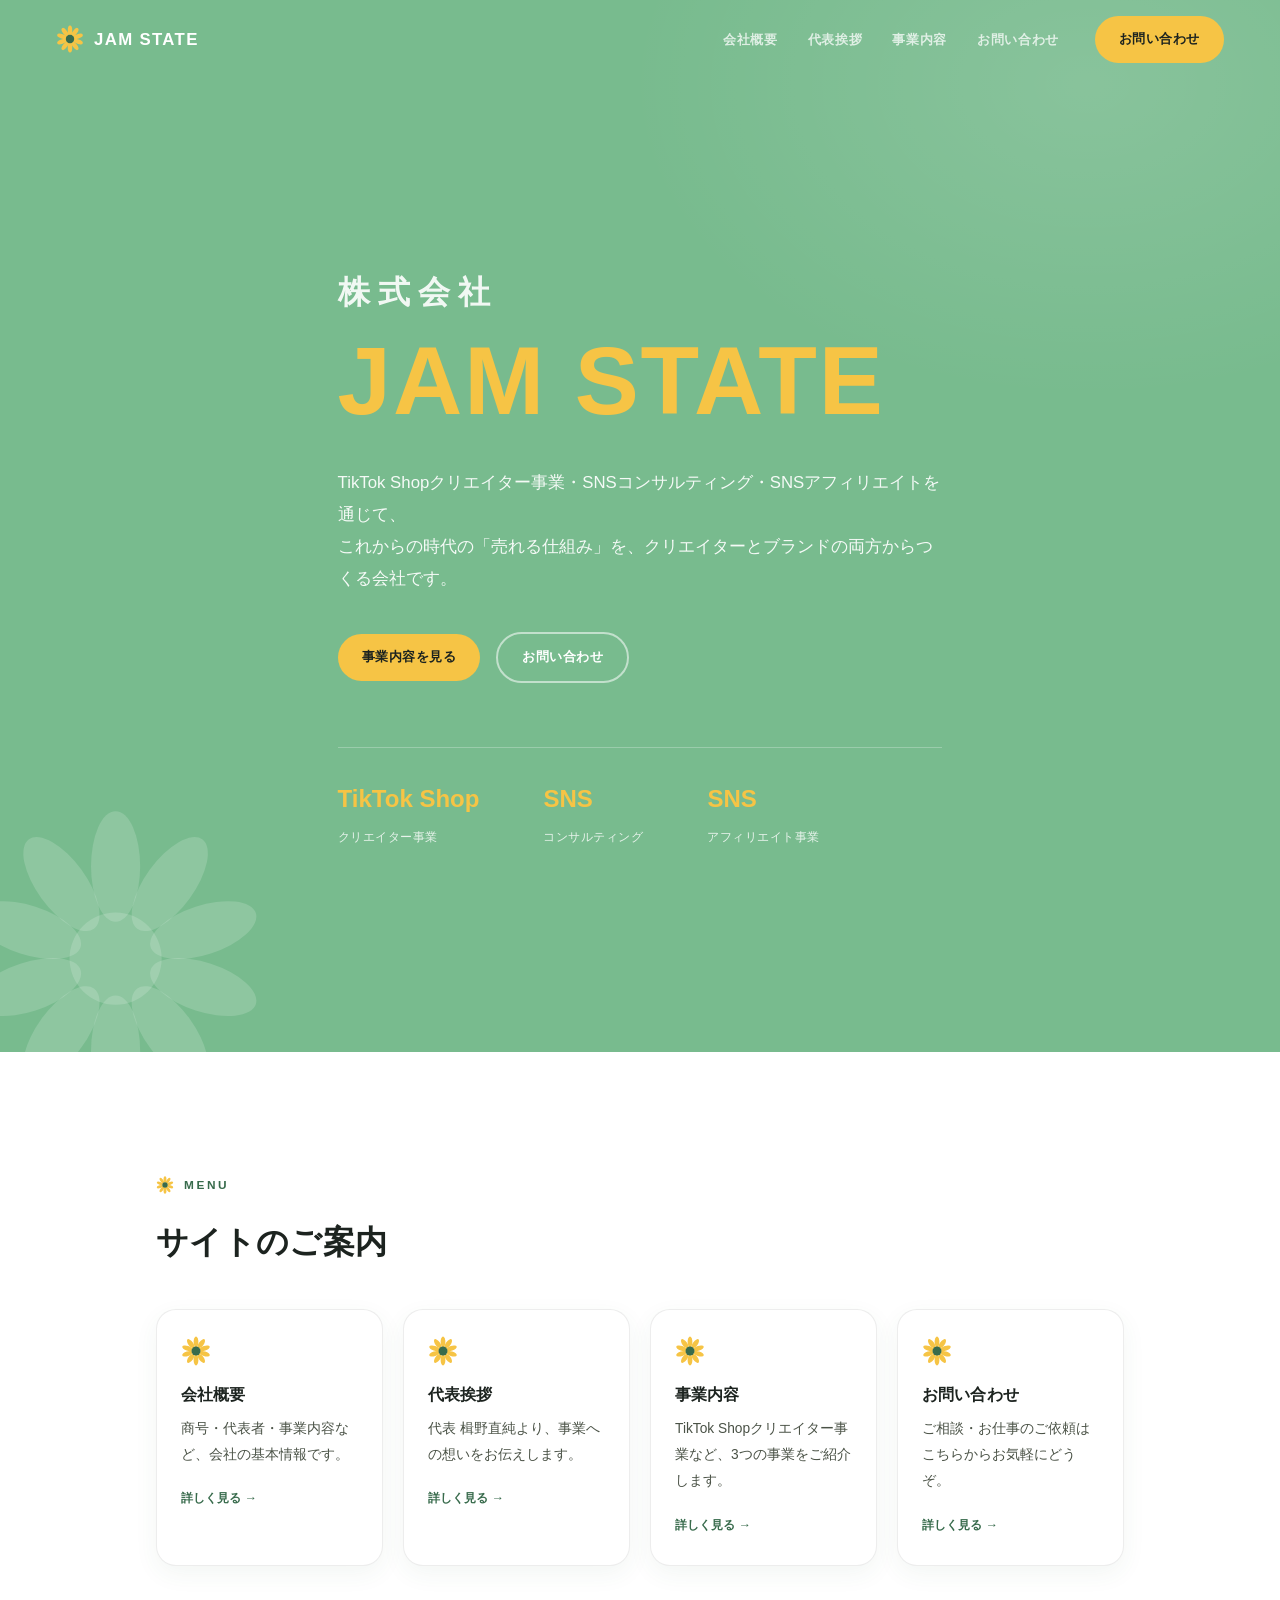
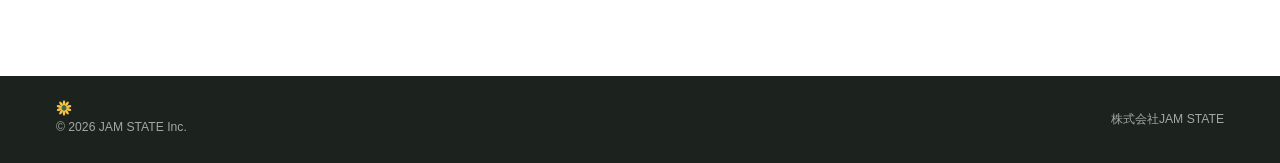
<file: index.html>
<!doctype html>
<html lang="ja">
<head>
<meta charset="utf-8">
<meta name="viewport" content="width=device-width,initial-scale=1">
<title>株式会社JAM STATE — TikTok Shopクリエイター事業・SNSコンサルティング</title>
<style>
  :root{
    --green:      #78bb8e;
    --green-deep: #386b4c;
    --green-pale: #e9f4ee;
    --yellow:      #f6c445;
    --yellow-deep: #c4900e;
    --ink:   #1c231f;
    --cream: #fbfbf5;
    --white: #ffffff;
  }

  *,*::before,*::after{ box-sizing:border-box; }
  html{ scroll-behavior:smooth; }
  @media (prefers-reduced-motion: reduce){
    html{ scroll-behavior:auto; }
    *,*::before,*::after{ animation-duration:0.001ms !important; animation-iteration-count:1 !important; transition-duration:0.001ms !important; }
  }

  body{
    margin:0;
    background:var(--cream);
    color:var(--ink);
    font-family:"Hiragino Kaku Gothic ProN","Hiragino Sans","Yu Gothic Medium","YuGothic","Noto Sans JP",-apple-system,BlinkMacSystemFont,"Segoe UI",sans-serif;
    line-height:1.9;
    -webkit-font-smoothing:antialiased;
    overflow-x:hidden;
  }
  a{ color:inherit; }
  ul{ margin:0; }

  .wrap{ max-width:1080px; margin:0 auto; padding:0 clamp(20px,5vw,56px); }
  :focus-visible{ outline:3px solid var(--yellow-deep); outline-offset:2px; }

  .sun{ display:block; }

  /* ---------- eyebrow ---------- */
  .eyebrow{
    display:inline-flex; align-items:center; gap:10px;
    font-size:0.74rem; letter-spacing:0.22em; font-weight:800;
    color:var(--green-deep); margin-bottom:16px;
  }
  .on-green .eyebrow{ color:var(--white); opacity:0.92; }
  .eyebrow .sun{ width:18px; height:18px; }

  h1,h2,h3{ font-weight:800; letter-spacing:0.01em; text-wrap:balance; margin:0 0 0.5em; }

  /* ---------- header ---------- */
  header{
    position:fixed; inset:0 0 auto 0; z-index:50;
    padding:16px clamp(20px,5vw,56px);
    display:flex; align-items:center; justify-content:space-between;
    background:transparent;
    transition:background 0.35s ease, box-shadow 0.35s ease, padding 0.35s ease;
  }
  header.solid{
    background:rgba(255,255,255,0.9); backdrop-filter:blur(10px);
    box-shadow:0 1px 0 rgba(28,35,31,0.08);
    padding-top:12px; padding-bottom:12px;
  }
  .brand{ display:flex; align-items:center; gap:10px; text-decoration:none; }
  .brand .sun{ width:28px; height:28px; flex:none; }
  .brand b{ font-size:1.05rem; font-weight:900; letter-spacing:0.08em; color:var(--ink); }
  header:not(.solid) .brand b{ color:var(--white); }

  nav.primary{ display:flex; align-items:center; gap:clamp(14px,3vw,36px); }
  nav.primary ul{ list-style:none; display:flex; gap:clamp(14px,3vw,30px); padding:0; }
  nav.primary a.navlink{
    text-decoration:none; font-size:0.82rem; font-weight:700; letter-spacing:0.05em;
    color:var(--ink); opacity:0.75; transition:opacity 0.2s; position:relative; padding-bottom:4px;
  }
  header:not(.solid) nav.primary a.navlink{ color:var(--white); }
  nav.primary a.navlink:hover{ opacity:1; }
  nav.primary a.navlink.active{ opacity:1; }
  nav.primary a.navlink.active::after{
    content:""; position:absolute; left:0; right:0; bottom:0; height:2px; background:currentColor;
  }

  .pill{
    display:inline-block; border-radius:999px; font-weight:800;
    font-size:0.82rem; letter-spacing:0.04em; padding:11px 24px; text-decoration:none;
    transition:transform 0.2s, background 0.2s, box-shadow 0.2s;
  }
  .pill-yellow{ background:var(--yellow); color:var(--ink); }
  .pill-yellow:hover{ background:var(--yellow-deep); color:var(--white); transform:translateY(-2px); }
  .pill-ghost{ color:var(--white); border:2px solid rgba(255,255,255,0.55); background:transparent; }
  .pill-ghost:hover{ border-color:var(--white); background:rgba(255,255,255,0.1); }

  .menu-btn{ display:none; background:none; border:none; cursor:pointer; font-weight:800; font-size:0.8rem; letter-spacing:0.08em; }
  header:not(.solid) .menu-btn{ color:var(--white); }

  /* ---------- hero (home only) ---------- */
  .hero{
    position:relative; min-height:100svh;
    background:var(--green); color:var(--white);
    display:flex; flex-direction:column; justify-content:center;
    overflow:hidden;
  }
  .hero::before{
    content:""; position:absolute; inset:0;
    background:radial-gradient(60% 50% at 85% 8%, rgba(255,255,255,0.12), transparent 60%);
    pointer-events:none;
  }
  .hero-sun{
    position:absolute; left:clamp(-40px,-3vw,0px); bottom:clamp(-60px,-6vw,-20px);
    width:clamp(180px,24vw,340px); height:clamp(180px,24vw,340px);
    color:rgba(255,255,255,0.16);
    z-index:1;
  }
  .hero-sun.spin{ animation:spin 90s linear infinite; }
  @keyframes spin{ to{ transform:rotate(360deg); } }

  .hero-inner{ position:relative; z-index:2; padding-top:120px; padding-bottom:90px; }
  .hero .company-label{
    font-size:clamp(1.3rem,3vw,2rem); font-weight:800; letter-spacing:0.25em; color:var(--white); opacity:0.9; margin-bottom:10px;
  }
  .hero h1{
    font-size:clamp(2.6rem, 9vw, 6rem); line-height:1; color:var(--yellow);
    letter-spacing:0.02em; margin-bottom:0.4em;
  }
  .hero p.lede{
    max-width:36em; color:rgba(255,255,255,0.92); font-size:1.05rem; margin:0 0 2.2em;
  }
  .hero-actions{ display:flex; gap:16px; flex-wrap:wrap; align-items:center; }

  .hero-stats{
    position:relative; z-index:2; display:flex; gap:clamp(20px,5vw,64px); flex-wrap:wrap;
    margin-top:clamp(40px,6vw,64px); padding-top:28px; border-top:1px solid rgba(255,255,255,0.25);
  }
  .hero-stats .stat b{
    display:block; font-size:clamp(1.1rem,2vw,1.5rem); font-weight:900; color:var(--yellow);
  }
  .hero-stats .stat span{ font-size:0.78rem; letter-spacing:0.04em; color:rgba(255,255,255,0.82); }

  /* ---------- subhero (inner pages) ---------- */
  .subhero{
    position:relative; overflow:hidden;
    background:var(--green); color:var(--white);
    padding:clamp(120px,16vw,160px) 0 clamp(56px,7vw,72px);
  }
  .subhero .hero-sun{ width:clamp(140px,18vw,240px); height:clamp(140px,18vw,240px); }
  .subhero h1{ font-size:clamp(2rem,5vw,3rem); color:var(--yellow); margin-bottom:0.3em; }
  .subhero p{ max-width:34em; color:rgba(255,255,255,0.92); font-size:1rem; margin:0; }

  /* ---------- section rhythm ---------- */
  section{ position:relative; padding:clamp(64px,9vw,110px) 0; }
  .on-white{ background:var(--white); }
  .on-pale{ background:var(--green-pale); }
  .on-green{ background:var(--green); color:var(--white); }

  .reveal{ opacity:0; transform:translateY(20px); transition:opacity 0.6s ease, transform 0.6s ease; }
  .reveal.in{ opacity:1; transform:none; }

  /* ---------- ceo greeting ---------- */
  .ceo-grid{ display:grid; grid-template-columns:220px 1fr; gap:clamp(28px,5vw,56px); align-items:start; }
  .ceo-portrait{
    width:220px; height:220px; border-radius:50%;
    background:linear-gradient(150deg, var(--green), var(--green-deep));
    display:flex; align-items:center; justify-content:center;
  }
  .ceo-portrait .sun{ width:96px; height:96px; }
  .ceo-quote{ font-size:clamp(1.15rem,2vw,1.4rem); font-weight:700; color:var(--green-deep); line-height:1.8; margin:0 0 1em; }
  .ceo-body p{ max-width:34em; color:#3a4238; }
  .ceo-name{ margin-top:1.6em; display:flex; align-items:baseline; gap:12px; flex-wrap:wrap; }
  .ceo-name b{ font-size:1.15rem; font-weight:900; }
  .ceo-name span{ font-size:0.9rem; color:#5c6459; letter-spacing:0.02em; }
  .ceo-role{ font-size:0.8rem; letter-spacing:0.08em; color:var(--yellow-deep); font-weight:800; margin-top:2px; }

  /* ---------- company table ---------- */
  .company-table{ width:100%; border-collapse:collapse; margin-top:8px; }
  .company-table tr{ border-bottom:1px solid rgba(28,35,31,0.1); }
  .company-table th,.company-table td{ text-align:left; padding:18px 12px; font-weight:400; vertical-align:top; }
  .company-table th{ width:9.5em; font-weight:800; font-size:0.85rem; letter-spacing:0.05em; color:var(--green-deep); }

  /* ---------- service cards ---------- */
  .service-grid{ display:grid; grid-template-columns:repeat(3,1fr); gap:22px; margin-top:40px; }
  .service-card{
    background:var(--white); border-radius:22px; padding:32px 28px;
    box-shadow:0 10px 30px rgba(56,107,76,0.1);
    display:flex; flex-direction:column; gap:14px;
  }
  .service-icon{
    width:52px; height:52px; border-radius:16px; background:var(--green-pale);
    display:flex; align-items:center; justify-content:center; flex:none;
  }
  .service-icon .sun{ width:28px; height:28px; }
  .service-card h3{ font-size:1.08rem; margin-bottom:0.2em; }
  .service-card p{ font-size:0.92rem; color:#4a5246; margin:0; }
  .service-tag{ font-size:0.72rem; font-weight:800; letter-spacing:0.08em; color:var(--yellow-deep); }

  /* ---------- link cards (home menu) ---------- */
  .link-grid{ display:grid; grid-template-columns:repeat(4,1fr); gap:20px; margin-top:36px; }
  .link-card{
    display:block; background:var(--white); border:1px solid rgba(28,35,31,0.08); border-radius:20px;
    padding:26px 24px; text-decoration:none; color:inherit;
    box-shadow:0 8px 24px rgba(56,107,76,0.06);
    transition:transform 0.2s, box-shadow 0.2s;
  }
  .link-card:hover{ transform:translateY(-4px); box-shadow:0 14px 30px rgba(56,107,76,0.14); }
  .link-card .sun{ width:30px; height:30px; margin-bottom:14px; }
  .link-card h3{ font-size:1rem; margin-bottom:6px; }
  .link-card p{ font-size:0.86rem; color:#4a5246; margin:0 0 14px; }
  .link-card .go{ font-size:0.78rem; font-weight:800; color:var(--green-deep); }

  /* ---------- contact ---------- */
  .contact-grid{ display:grid; grid-template-columns:1fr 1fr; gap:clamp(28px,5vw,64px); }
  .info-list{ list-style:none; padding:0; margin:1.4em 0 0; display:flex; flex-direction:column; gap:14px; }
  .info-list li{ display:grid; grid-template-columns:88px 1fr; gap:12px; font-size:0.95rem; }
  .info-list b{ font-size:0.74rem; letter-spacing:0.08em; font-weight:800; color:var(--green-deep); }
  .on-green .info-list b{ color:rgba(255,255,255,0.75); }

  form.contact-form{ display:flex; flex-direction:column; gap:14px; }
  form.contact-form label{ display:flex; flex-direction:column; gap:6px; font-size:0.82rem; font-weight:700; }
  form.contact-form input, form.contact-form textarea{
    font:inherit; padding:13px 14px; border-radius:12px; border:none;
    background:rgba(255,255,255,0.95); color:var(--ink);
  }
  form.contact-form textarea{ min-height:110px; resize:vertical; }
  form.contact-form button{ margin-top:6px; align-self:flex-start; border:none; cursor:pointer; font:inherit; }

  footer{
    background:var(--ink); color:rgba(255,255,255,0.6);
    padding:24px clamp(20px,5vw,56px);
    display:flex; justify-content:space-between; flex-wrap:wrap; gap:10px;
    font-size:0.76rem; align-items:center;
  }
  footer .sun{ width:16px; height:16px; vertical-align:-3px; margin-right:6px; }

  @media (max-width:840px){
    nav.primary ul, nav.primary .pill{ display:none; }
    .menu-btn{ display:block; }
    .ceo-grid, .contact-grid{ grid-template-columns:1fr; }
    .service-grid, .link-grid{ grid-template-columns:1fr; }
    .hero-sun{ opacity:0.5; }
  }
</style>
</head>
<body>

<!-- reusable sunflower marks -->
<svg width="0" height="0" style="position:absolute">
  <symbol id="sunflower" viewBox="0 0 100 100">
    <g fill="#f6c445">
      <ellipse cx="50" cy="20" rx="8" ry="18" transform="rotate(0 50 50)"/>
      <ellipse cx="50" cy="20" rx="8" ry="18" transform="rotate(36 50 50)"/>
      <ellipse cx="50" cy="20" rx="8" ry="18" transform="rotate(72 50 50)"/>
      <ellipse cx="50" cy="20" rx="8" ry="18" transform="rotate(108 50 50)"/>
      <ellipse cx="50" cy="20" rx="8" ry="18" transform="rotate(144 50 50)"/>
      <ellipse cx="50" cy="20" rx="8" ry="18" transform="rotate(180 50 50)"/>
      <ellipse cx="50" cy="20" rx="8" ry="18" transform="rotate(216 50 50)"/>
      <ellipse cx="50" cy="20" rx="8" ry="18" transform="rotate(252 50 50)"/>
      <ellipse cx="50" cy="20" rx="8" ry="18" transform="rotate(288 50 50)"/>
      <ellipse cx="50" cy="20" rx="8" ry="18" transform="rotate(324 50 50)"/>
    </g>
    <circle cx="50" cy="50" r="15" fill="#386b4c"/>
  </symbol>
  <symbol id="sunflower-mono" viewBox="0 0 100 100">
    <g fill="currentColor">
      <ellipse cx="50" cy="20" rx="8" ry="18" transform="rotate(0 50 50)"/>
      <ellipse cx="50" cy="20" rx="8" ry="18" transform="rotate(36 50 50)"/>
      <ellipse cx="50" cy="20" rx="8" ry="18" transform="rotate(72 50 50)"/>
      <ellipse cx="50" cy="20" rx="8" ry="18" transform="rotate(108 50 50)"/>
      <ellipse cx="50" cy="20" rx="8" ry="18" transform="rotate(144 50 50)"/>
      <ellipse cx="50" cy="20" rx="8" ry="18" transform="rotate(180 50 50)"/>
      <ellipse cx="50" cy="20" rx="8" ry="18" transform="rotate(216 50 50)"/>
      <ellipse cx="50" cy="20" rx="8" ry="18" transform="rotate(252 50 50)"/>
      <ellipse cx="50" cy="20" rx="8" ry="18" transform="rotate(288 50 50)"/>
      <ellipse cx="50" cy="20" rx="8" ry="18" transform="rotate(324 50 50)"/>
      <circle cx="50" cy="50" r="15"/>
    </g>
  </symbol>
</svg>

<header id="siteHeader">
  <a class="brand" href="index.html">
    <svg class="sun" viewBox="0 0 100 100" aria-hidden="true"><use href="#sunflower"/></svg>
    <b>JAM STATE</b>
  </a>
  <nav class="primary">
    <ul>
      <li><a class="navlink" href="about.html">会社概要</a></li>
      <li><a class="navlink" href="message.html">代表挨拶</a></li>
      <li><a class="navlink" href="service.html">事業内容</a></li>
      <li><a class="navlink" href="contact.html">お問い合わせ</a></li>
    </ul>
    <a class="pill pill-yellow" href="contact.html">お問い合わせ</a>
  </nav>
  <button class="menu-btn" id="menuBtn" aria-label="メニューを開く">MENU</button>
</header>

<main id="top">

  <section class="hero">
    <svg class="hero-sun spin" viewBox="0 0 100 100" aria-hidden="true"><use href="#sunflower-mono"/></svg>
    <div class="wrap hero-inner">
      <p class="company-label">株式会社</p>
      <h1>JAM STATE</h1>
      <p class="lede">TikTok Shopクリエイター事業・SNSコンサルティング・SNSアフィリエイトを通じて、<br>
      これからの時代の「売れる仕組み」を、クリエイターとブランドの両方からつくる会社です。</p>
      <div class="hero-actions">
        <a class="pill pill-yellow" href="service.html">事業内容を見る</a>
        <a class="pill pill-ghost" href="contact.html">お問い合わせ</a>
      </div>
      <div class="hero-stats">
        <div class="stat"><b>TikTok Shop</b><span>クリエイター事業</span></div>
        <div class="stat"><b>SNS</b><span>コンサルティング</span></div>
        <div class="stat"><b>SNS</b><span>アフィリエイト事業</span></div>
      </div>
    </div>
  </section>

  <section class="on-white">
    <div class="wrap reveal">
      <p class="eyebrow"><svg class="sun" viewBox="0 0 100 100"><use href="#sunflower"/></svg>MENU</p>
      <h2 style="font-size:clamp(1.5rem,3vw,2rem);">サイトのご案内</h2>
      <div class="link-grid">
        <a class="link-card" href="about.html">
          <svg class="sun" viewBox="0 0 100 100"><use href="#sunflower"/></svg>
          <h3>会社概要</h3>
          <p>商号・代表者・事業内容など、会社の基本情報です。</p>
          <span class="go">詳しく見る →</span>
        </a>
        <a class="link-card" href="message.html">
          <svg class="sun" viewBox="0 0 100 100"><use href="#sunflower"/></svg>
          <h3>代表挨拶</h3>
          <p>代表 楫野直純より、事業への想いをお伝えします。</p>
          <span class="go">詳しく見る →</span>
        </a>
        <a class="link-card" href="service.html">
          <svg class="sun" viewBox="0 0 100 100"><use href="#sunflower"/></svg>
          <h3>事業内容</h3>
          <p>TikTok Shopクリエイター事業など、3つの事業をご紹介します。</p>
          <span class="go">詳しく見る →</span>
        </a>
        <a class="link-card" href="contact.html">
          <svg class="sun" viewBox="0 0 100 100"><use href="#sunflower"/></svg>
          <h3>お問い合わせ</h3>
          <p>ご相談・お仕事のご依頼はこちらからお気軽にどうぞ。</p>
          <span class="go">詳しく見る →</span>
        </a>
      </div>
    </div>
  </section>

</main>

<footer>
  <span><svg class="sun" viewBox="0 0 100 100"><use href="#sunflower"/></svg>&copy; <span id="year"></span> JAM STATE Inc.</span>
  <span>株式会社JAM STATE</span>
</footer>

<script>
  const header = document.getElementById('siteHeader');
  const onScroll = () => header.classList.toggle('solid', window.scrollY > 40);
  document.addEventListener('scroll', onScroll, {passive:true});
  onScroll();

  const reduced = window.matchMedia('(prefers-reduced-motion: reduce)').matches;
  const revealEls = document.querySelectorAll('.reveal');
  if (reduced) {
    revealEls.forEach(el => el.classList.add('in'));
  } else {
    const io = new IntersectionObserver((entries) => {
      entries.forEach(e => { if (e.isIntersecting) e.target.classList.add('in'); });
    }, {threshold:0.12});
    revealEls.forEach(el => io.observe(el));
  }

  const menuBtn = document.getElementById('menuBtn');
  let navOpen = false;
  menuBtn.addEventListener('click', () => {
    navOpen = !navOpen;
    const ul = document.querySelector('nav.primary ul');
    const cta = document.querySelector('nav.primary .pill');
    if (navOpen) {
      ul.style.cssText = 'display:flex;flex-direction:column;position:fixed;top:58px;right:20px;background:rgba(255,255,255,0.98);padding:20px 26px;gap:16px;border-radius:16px;box-shadow:0 10px 30px rgba(0,0,0,0.15);';
      ul.querySelectorAll('a').forEach(a => a.style.color = 'var(--ink)');
      cta.style.cssText = 'display:block;position:fixed;top:230px;right:20px;';
    } else {
      ul.removeAttribute('style');
      ul.querySelectorAll('a').forEach(a => a.removeAttribute('style'));
      cta.removeAttribute('style');
    }
  });

  document.getElementById('year').textContent = new Date().getFullYear();
</script>
</body>
</html>
</file>
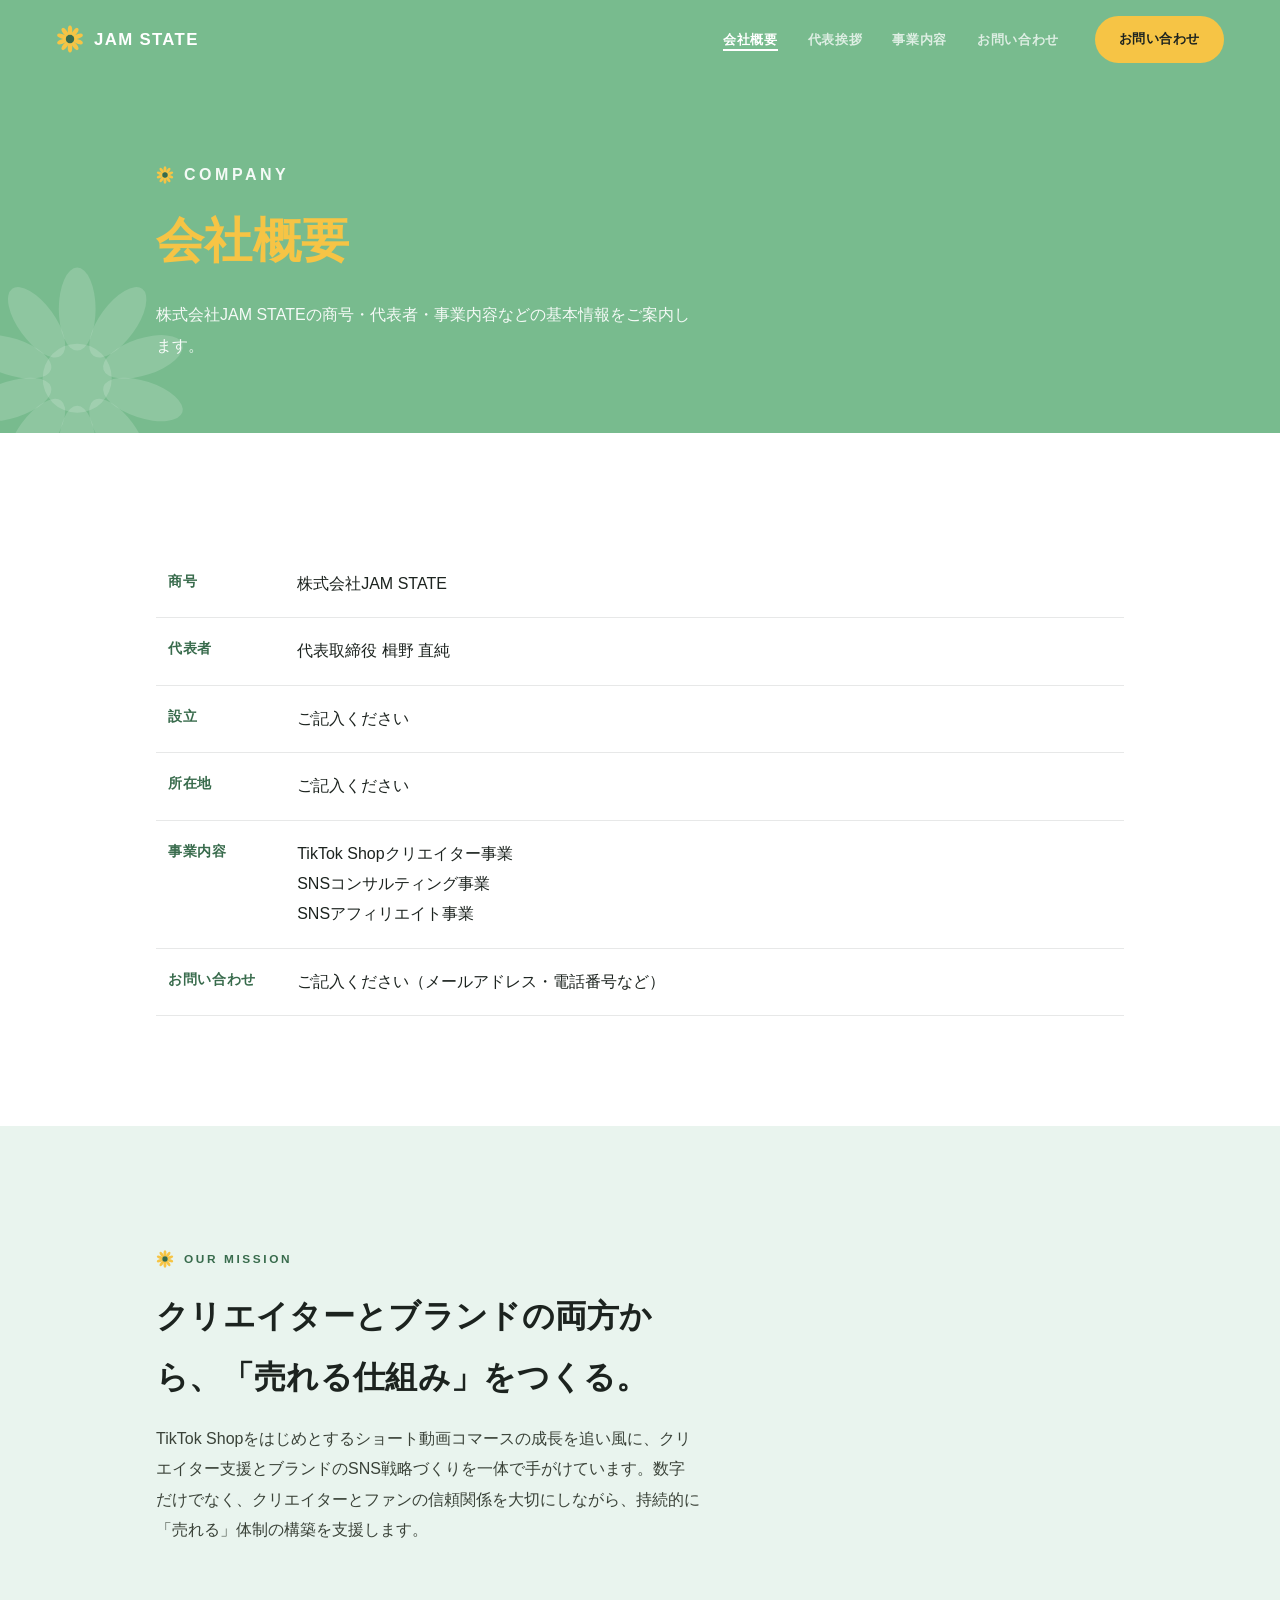
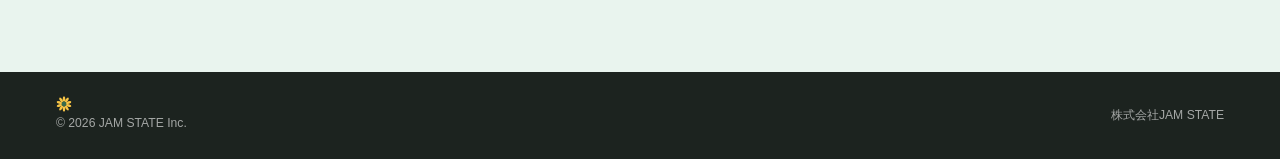
<file: about.html>
<!doctype html>
<html lang="ja">
<head>
<meta charset="utf-8">
<meta name="viewport" content="width=device-width,initial-scale=1">
<title>会社概要 — 株式会社JAM STATE</title>
<style>
  :root{
    --green:      #78bb8e;
    --green-deep: #386b4c;
    --green-pale: #e9f4ee;
    --yellow:      #f6c445;
    --yellow-deep: #c4900e;
    --ink:   #1c231f;
    --cream: #fbfbf5;
    --white: #ffffff;
  }

  *,*::before,*::after{ box-sizing:border-box; }
  html{ scroll-behavior:smooth; }
  @media (prefers-reduced-motion: reduce){
    html{ scroll-behavior:auto; }
    *,*::before,*::after{ animation-duration:0.001ms !important; animation-iteration-count:1 !important; transition-duration:0.001ms !important; }
  }

  body{
    margin:0;
    background:var(--cream);
    color:var(--ink);
    font-family:"Hiragino Kaku Gothic ProN","Hiragino Sans","Yu Gothic Medium","YuGothic","Noto Sans JP",-apple-system,BlinkMacSystemFont,"Segoe UI",sans-serif;
    line-height:1.9;
    -webkit-font-smoothing:antialiased;
    overflow-x:hidden;
  }
  a{ color:inherit; }
  ul{ margin:0; }

  .wrap{ max-width:1080px; margin:0 auto; padding:0 clamp(20px,5vw,56px); }
  :focus-visible{ outline:3px solid var(--yellow-deep); outline-offset:2px; }

  .sun{ display:block; }

  /* ---------- eyebrow ---------- */
  .eyebrow{
    display:inline-flex; align-items:center; gap:10px;
    font-size:0.74rem; letter-spacing:0.22em; font-weight:800;
    color:var(--green-deep); margin-bottom:16px;
  }
  .on-green .eyebrow{ color:var(--white); opacity:0.92; }
  .eyebrow .sun{ width:18px; height:18px; }

  h1,h2,h3{ font-weight:800; letter-spacing:0.01em; text-wrap:balance; margin:0 0 0.5em; }

  /* ---------- header ---------- */
  header{
    position:fixed; inset:0 0 auto 0; z-index:50;
    padding:16px clamp(20px,5vw,56px);
    display:flex; align-items:center; justify-content:space-between;
    background:transparent;
    transition:background 0.35s ease, box-shadow 0.35s ease, padding 0.35s ease;
  }
  header.solid{
    background:rgba(255,255,255,0.9); backdrop-filter:blur(10px);
    box-shadow:0 1px 0 rgba(28,35,31,0.08);
    padding-top:12px; padding-bottom:12px;
  }
  .brand{ display:flex; align-items:center; gap:10px; text-decoration:none; }
  .brand .sun{ width:28px; height:28px; flex:none; }
  .brand b{ font-size:1.05rem; font-weight:900; letter-spacing:0.08em; color:var(--ink); }
  header:not(.solid) .brand b{ color:var(--white); }

  nav.primary{ display:flex; align-items:center; gap:clamp(14px,3vw,36px); }
  nav.primary ul{ list-style:none; display:flex; gap:clamp(14px,3vw,30px); padding:0; }
  nav.primary a.navlink{
    text-decoration:none; font-size:0.82rem; font-weight:700; letter-spacing:0.05em;
    color:var(--ink); opacity:0.75; transition:opacity 0.2s; position:relative; padding-bottom:4px;
  }
  header:not(.solid) nav.primary a.navlink{ color:var(--white); }
  nav.primary a.navlink:hover{ opacity:1; }
  nav.primary a.navlink.active{ opacity:1; }
  nav.primary a.navlink.active::after{
    content:""; position:absolute; left:0; right:0; bottom:0; height:2px; background:currentColor;
  }

  .pill{
    display:inline-block; border-radius:999px; font-weight:800;
    font-size:0.82rem; letter-spacing:0.04em; padding:11px 24px; text-decoration:none;
    transition:transform 0.2s, background 0.2s, box-shadow 0.2s;
  }
  .pill-yellow{ background:var(--yellow); color:var(--ink); }
  .pill-yellow:hover{ background:var(--yellow-deep); color:var(--white); transform:translateY(-2px); }
  .pill-ghost{ color:var(--white); border:2px solid rgba(255,255,255,0.55); background:transparent; }
  .pill-ghost:hover{ border-color:var(--white); background:rgba(255,255,255,0.1); }

  .menu-btn{ display:none; background:none; border:none; cursor:pointer; font-weight:800; font-size:0.8rem; letter-spacing:0.08em; }
  header:not(.solid) .menu-btn{ color:var(--white); }

  /* ---------- hero (home only) ---------- */
  .hero{
    position:relative; min-height:100svh;
    background:var(--green); color:var(--white);
    display:flex; flex-direction:column; justify-content:center;
    overflow:hidden;
  }
  .hero::before{
    content:""; position:absolute; inset:0;
    background:radial-gradient(60% 50% at 85% 8%, rgba(255,255,255,0.12), transparent 60%);
    pointer-events:none;
  }
  .hero-sun{
    position:absolute; left:clamp(-40px,-3vw,0px); bottom:clamp(-60px,-6vw,-20px);
    width:clamp(180px,24vw,340px); height:clamp(180px,24vw,340px);
    color:rgba(255,255,255,0.16);
    z-index:1;
  }
  .hero-sun.spin{ animation:spin 90s linear infinite; }
  @keyframes spin{ to{ transform:rotate(360deg); } }

  .hero-inner{ position:relative; z-index:2; padding-top:120px; padding-bottom:90px; }
  .hero .company-label{
    font-size:clamp(1.3rem,3vw,2rem); font-weight:800; letter-spacing:0.25em; color:var(--white); opacity:0.9; margin-bottom:10px;
  }
  .hero h1{
    font-size:clamp(2.6rem, 9vw, 6rem); line-height:1; color:var(--yellow);
    letter-spacing:0.02em; margin-bottom:0.4em;
  }
  .hero p.lede{
    max-width:36em; color:rgba(255,255,255,0.92); font-size:1.05rem; margin:0 0 2.2em;
  }
  .hero-actions{ display:flex; gap:16px; flex-wrap:wrap; align-items:center; }

  .hero-stats{
    position:relative; z-index:2; display:flex; gap:clamp(20px,5vw,64px); flex-wrap:wrap;
    margin-top:clamp(40px,6vw,64px); padding-top:28px; border-top:1px solid rgba(255,255,255,0.25);
  }
  .hero-stats .stat b{
    display:block; font-size:clamp(1.1rem,2vw,1.5rem); font-weight:900; color:var(--yellow);
  }
  .hero-stats .stat span{ font-size:0.78rem; letter-spacing:0.04em; color:rgba(255,255,255,0.82); }

  /* ---------- subhero (inner pages) ---------- */
  .subhero{
    position:relative; overflow:hidden;
    background:var(--green); color:var(--white);
    padding:clamp(120px,16vw,160px) 0 clamp(56px,7vw,72px);
  }
  .subhero .hero-sun{ width:clamp(140px,18vw,240px); height:clamp(140px,18vw,240px); }
  .subhero h1{ font-size:clamp(2rem,5vw,3rem); color:var(--yellow); margin-bottom:0.3em; }
  .subhero p{ max-width:34em; color:rgba(255,255,255,0.92); font-size:1rem; margin:0; }

  /* ---------- section rhythm ---------- */
  section{ position:relative; padding:clamp(64px,9vw,110px) 0; }
  .on-white{ background:var(--white); }
  .on-pale{ background:var(--green-pale); }
  .on-green{ background:var(--green); color:var(--white); }

  .reveal{ opacity:0; transform:translateY(20px); transition:opacity 0.6s ease, transform 0.6s ease; }
  .reveal.in{ opacity:1; transform:none; }

  /* ---------- ceo greeting ---------- */
  .ceo-grid{ display:grid; grid-template-columns:220px 1fr; gap:clamp(28px,5vw,56px); align-items:start; }
  .ceo-portrait{
    width:220px; height:220px; border-radius:50%;
    background:linear-gradient(150deg, var(--green), var(--green-deep));
    display:flex; align-items:center; justify-content:center;
  }
  .ceo-portrait .sun{ width:96px; height:96px; }
  .ceo-quote{ font-size:clamp(1.15rem,2vw,1.4rem); font-weight:700; color:var(--green-deep); line-height:1.8; margin:0 0 1em; }
  .ceo-body p{ max-width:34em; color:#3a4238; }
  .ceo-name{ margin-top:1.6em; display:flex; align-items:baseline; gap:12px; flex-wrap:wrap; }
  .ceo-name b{ font-size:1.15rem; font-weight:900; }
  .ceo-name span{ font-size:0.9rem; color:#5c6459; letter-spacing:0.02em; }
  .ceo-role{ font-size:0.8rem; letter-spacing:0.08em; color:var(--yellow-deep); font-weight:800; margin-top:2px; }

  /* ---------- company table ---------- */
  .company-table{ width:100%; border-collapse:collapse; margin-top:8px; }
  .company-table tr{ border-bottom:1px solid rgba(28,35,31,0.1); }
  .company-table th,.company-table td{ text-align:left; padding:18px 12px; font-weight:400; vertical-align:top; }
  .company-table th{ width:9.5em; font-weight:800; font-size:0.85rem; letter-spacing:0.05em; color:var(--green-deep); }

  /* ---------- service cards ---------- */
  .service-grid{ display:grid; grid-template-columns:repeat(3,1fr); gap:22px; margin-top:40px; }
  .service-card{
    background:var(--white); border-radius:22px; padding:32px 28px;
    box-shadow:0 10px 30px rgba(56,107,76,0.1);
    display:flex; flex-direction:column; gap:14px;
  }
  .service-icon{
    width:52px; height:52px; border-radius:16px; background:var(--green-pale);
    display:flex; align-items:center; justify-content:center; flex:none;
  }
  .service-icon .sun{ width:28px; height:28px; }
  .service-card h3{ font-size:1.08rem; margin-bottom:0.2em; }
  .service-card p{ font-size:0.92rem; color:#4a5246; margin:0; }
  .service-tag{ font-size:0.72rem; font-weight:800; letter-spacing:0.08em; color:var(--yellow-deep); }

  /* ---------- link cards (home menu) ---------- */
  .link-grid{ display:grid; grid-template-columns:repeat(4,1fr); gap:20px; margin-top:36px; }
  .link-card{
    display:block; background:var(--white); border:1px solid rgba(28,35,31,0.08); border-radius:20px;
    padding:26px 24px; text-decoration:none; color:inherit;
    box-shadow:0 8px 24px rgba(56,107,76,0.06);
    transition:transform 0.2s, box-shadow 0.2s;
  }
  .link-card:hover{ transform:translateY(-4px); box-shadow:0 14px 30px rgba(56,107,76,0.14); }
  .link-card .sun{ width:30px; height:30px; margin-bottom:14px; }
  .link-card h3{ font-size:1rem; margin-bottom:6px; }
  .link-card p{ font-size:0.86rem; color:#4a5246; margin:0 0 14px; }
  .link-card .go{ font-size:0.78rem; font-weight:800; color:var(--green-deep); }

  /* ---------- contact ---------- */
  .contact-grid{ display:grid; grid-template-columns:1fr 1fr; gap:clamp(28px,5vw,64px); }
  .info-list{ list-style:none; padding:0; margin:1.4em 0 0; display:flex; flex-direction:column; gap:14px; }
  .info-list li{ display:grid; grid-template-columns:88px 1fr; gap:12px; font-size:0.95rem; }
  .info-list b{ font-size:0.74rem; letter-spacing:0.08em; font-weight:800; color:var(--green-deep); }
  .on-green .info-list b{ color:rgba(255,255,255,0.75); }

  form.contact-form{ display:flex; flex-direction:column; gap:14px; }
  form.contact-form label{ display:flex; flex-direction:column; gap:6px; font-size:0.82rem; font-weight:700; }
  form.contact-form input, form.contact-form textarea{
    font:inherit; padding:13px 14px; border-radius:12px; border:none;
    background:rgba(255,255,255,0.95); color:var(--ink);
  }
  form.contact-form textarea{ min-height:110px; resize:vertical; }
  form.contact-form button{ margin-top:6px; align-self:flex-start; border:none; cursor:pointer; font:inherit; }

  footer{
    background:var(--ink); color:rgba(255,255,255,0.6);
    padding:24px clamp(20px,5vw,56px);
    display:flex; justify-content:space-between; flex-wrap:wrap; gap:10px;
    font-size:0.76rem; align-items:center;
  }
  footer .sun{ width:16px; height:16px; vertical-align:-3px; margin-right:6px; }

  @media (max-width:840px){
    nav.primary ul, nav.primary .pill{ display:none; }
    .menu-btn{ display:block; }
    .ceo-grid, .contact-grid{ grid-template-columns:1fr; }
    .service-grid, .link-grid{ grid-template-columns:1fr; }
    .hero-sun{ opacity:0.5; }
  }
</style>
</head>
<body>

<!-- reusable sunflower marks -->
<svg width="0" height="0" style="position:absolute">
  <symbol id="sunflower" viewBox="0 0 100 100">
    <g fill="#f6c445">
      <ellipse cx="50" cy="20" rx="8" ry="18" transform="rotate(0 50 50)"/>
      <ellipse cx="50" cy="20" rx="8" ry="18" transform="rotate(36 50 50)"/>
      <ellipse cx="50" cy="20" rx="8" ry="18" transform="rotate(72 50 50)"/>
      <ellipse cx="50" cy="20" rx="8" ry="18" transform="rotate(108 50 50)"/>
      <ellipse cx="50" cy="20" rx="8" ry="18" transform="rotate(144 50 50)"/>
      <ellipse cx="50" cy="20" rx="8" ry="18" transform="rotate(180 50 50)"/>
      <ellipse cx="50" cy="20" rx="8" ry="18" transform="rotate(216 50 50)"/>
      <ellipse cx="50" cy="20" rx="8" ry="18" transform="rotate(252 50 50)"/>
      <ellipse cx="50" cy="20" rx="8" ry="18" transform="rotate(288 50 50)"/>
      <ellipse cx="50" cy="20" rx="8" ry="18" transform="rotate(324 50 50)"/>
    </g>
    <circle cx="50" cy="50" r="15" fill="#386b4c"/>
  </symbol>
  <symbol id="sunflower-mono" viewBox="0 0 100 100">
    <g fill="currentColor">
      <ellipse cx="50" cy="20" rx="8" ry="18" transform="rotate(0 50 50)"/>
      <ellipse cx="50" cy="20" rx="8" ry="18" transform="rotate(36 50 50)"/>
      <ellipse cx="50" cy="20" rx="8" ry="18" transform="rotate(72 50 50)"/>
      <ellipse cx="50" cy="20" rx="8" ry="18" transform="rotate(108 50 50)"/>
      <ellipse cx="50" cy="20" rx="8" ry="18" transform="rotate(144 50 50)"/>
      <ellipse cx="50" cy="20" rx="8" ry="18" transform="rotate(180 50 50)"/>
      <ellipse cx="50" cy="20" rx="8" ry="18" transform="rotate(216 50 50)"/>
      <ellipse cx="50" cy="20" rx="8" ry="18" transform="rotate(252 50 50)"/>
      <ellipse cx="50" cy="20" rx="8" ry="18" transform="rotate(288 50 50)"/>
      <ellipse cx="50" cy="20" rx="8" ry="18" transform="rotate(324 50 50)"/>
      <circle cx="50" cy="50" r="15"/>
    </g>
  </symbol>
</svg>

<header id="siteHeader">
  <a class="brand" href="index.html">
    <svg class="sun" viewBox="0 0 100 100" aria-hidden="true"><use href="#sunflower"/></svg>
    <b>JAM STATE</b>
  </a>
  <nav class="primary">
    <ul>
      <li><a class="navlink active" href="about.html">会社概要</a></li>
      <li><a class="navlink " href="message.html">代表挨拶</a></li>
      <li><a class="navlink " href="service.html">事業内容</a></li>
      <li><a class="navlink " href="contact.html">お問い合わせ</a></li>
    </ul>
    <a class="pill pill-yellow" href="contact.html">お問い合わせ</a>
  </nav>
  <button class="menu-btn" id="menuBtn" aria-label="メニューを開く">MENU</button>
</header>

<main id="top">

  <section class="subhero">
    <svg class="hero-sun" viewBox="0 0 100 100" aria-hidden="true"><use href="#sunflower-mono"/></svg>
    <div class="wrap">
      <p class="eyebrow"><svg class="sun" viewBox="0 0 100 100"><use href="#sunflower"/></svg>COMPANY</p>
      <h1>会社概要</h1>
      <p>株式会社JAM STATEの商号・代表者・事業内容などの基本情報をご案内します。</p>
    </div>
  </section>

  <section class="on-white">
    <div class="wrap reveal">
      <table class="company-table">
        <tr>
          <th>商号</th>
          <td>株式会社JAM STATE</td>
        </tr>
        <tr>
          <th>代表者</th>
          <td>代表取締役 楫野 直純</td>
        </tr>
        <tr>
          <th>設立</th>
          <td>ご記入ください</td>
        </tr>
        <tr>
          <th>所在地</th>
          <td>ご記入ください</td>
        </tr>
        <tr>
          <th>事業内容</th>
          <td>
            TikTok Shopクリエイター事業<br>
            SNSコンサルティング事業<br>
            SNSアフィリエイト事業
          </td>
        </tr>
        <tr>
          <th>お問い合わせ</th>
          <td>ご記入ください（メールアドレス・電話番号など）</td>
        </tr>
      </table>
    </div>
  </section>

  <section class="on-pale">
    <div class="wrap reveal">
      <p class="eyebrow"><svg class="sun" viewBox="0 0 100 100"><use href="#sunflower"/></svg>OUR MISSION</p>
      <h2 style="font-size:clamp(1.5rem,3vw,2rem);max-width:20em;">クリエイターとブランドの両方から、「売れる仕組み」をつくる。</h2>
      <p style="max-width:34em;color:#3a4238;">
        TikTok Shopをはじめとするショート動画コマースの成長を追い風に、クリエイター支援とブランドのSNS戦略づくりを一体で手がけています。数字だけでなく、クリエイターとファンの信頼関係を大切にしながら、持続的に「売れる」体制の構築を支援します。
      </p>
    </div>
  </section>

</main>

<footer>
  <span><svg class="sun" viewBox="0 0 100 100"><use href="#sunflower"/></svg>&copy; <span id="year"></span> JAM STATE Inc.</span>
  <span>株式会社JAM STATE</span>
</footer>

<script>
  const header = document.getElementById('siteHeader');
  const onScroll = () => header.classList.toggle('solid', window.scrollY > 40);
  document.addEventListener('scroll', onScroll, {passive:true});
  onScroll();

  const reduced = window.matchMedia('(prefers-reduced-motion: reduce)').matches;
  const revealEls = document.querySelectorAll('.reveal');
  if (reduced) {
    revealEls.forEach(el => el.classList.add('in'));
  } else {
    const io = new IntersectionObserver((entries) => {
      entries.forEach(e => { if (e.isIntersecting) e.target.classList.add('in'); });
    }, {threshold:0.12});
    revealEls.forEach(el => io.observe(el));
  }

  const menuBtn = document.getElementById('menuBtn');
  let navOpen = false;
  menuBtn.addEventListener('click', () => {
    navOpen = !navOpen;
    const ul = document.querySelector('nav.primary ul');
    const cta = document.querySelector('nav.primary .pill');
    if (navOpen) {
      ul.style.cssText = 'display:flex;flex-direction:column;position:fixed;top:58px;right:20px;background:rgba(255,255,255,0.98);padding:20px 26px;gap:16px;border-radius:16px;box-shadow:0 10px 30px rgba(0,0,0,0.15);';
      ul.querySelectorAll('a').forEach(a => a.style.color = 'var(--ink)');
      cta.style.cssText = 'display:block;position:fixed;top:230px;right:20px;';
    } else {
      ul.removeAttribute('style');
      ul.querySelectorAll('a').forEach(a => a.removeAttribute('style'));
      cta.removeAttribute('style');
    }
  });

  document.getElementById('year').textContent = new Date().getFullYear();
</script>
</body>
</html>
</file>
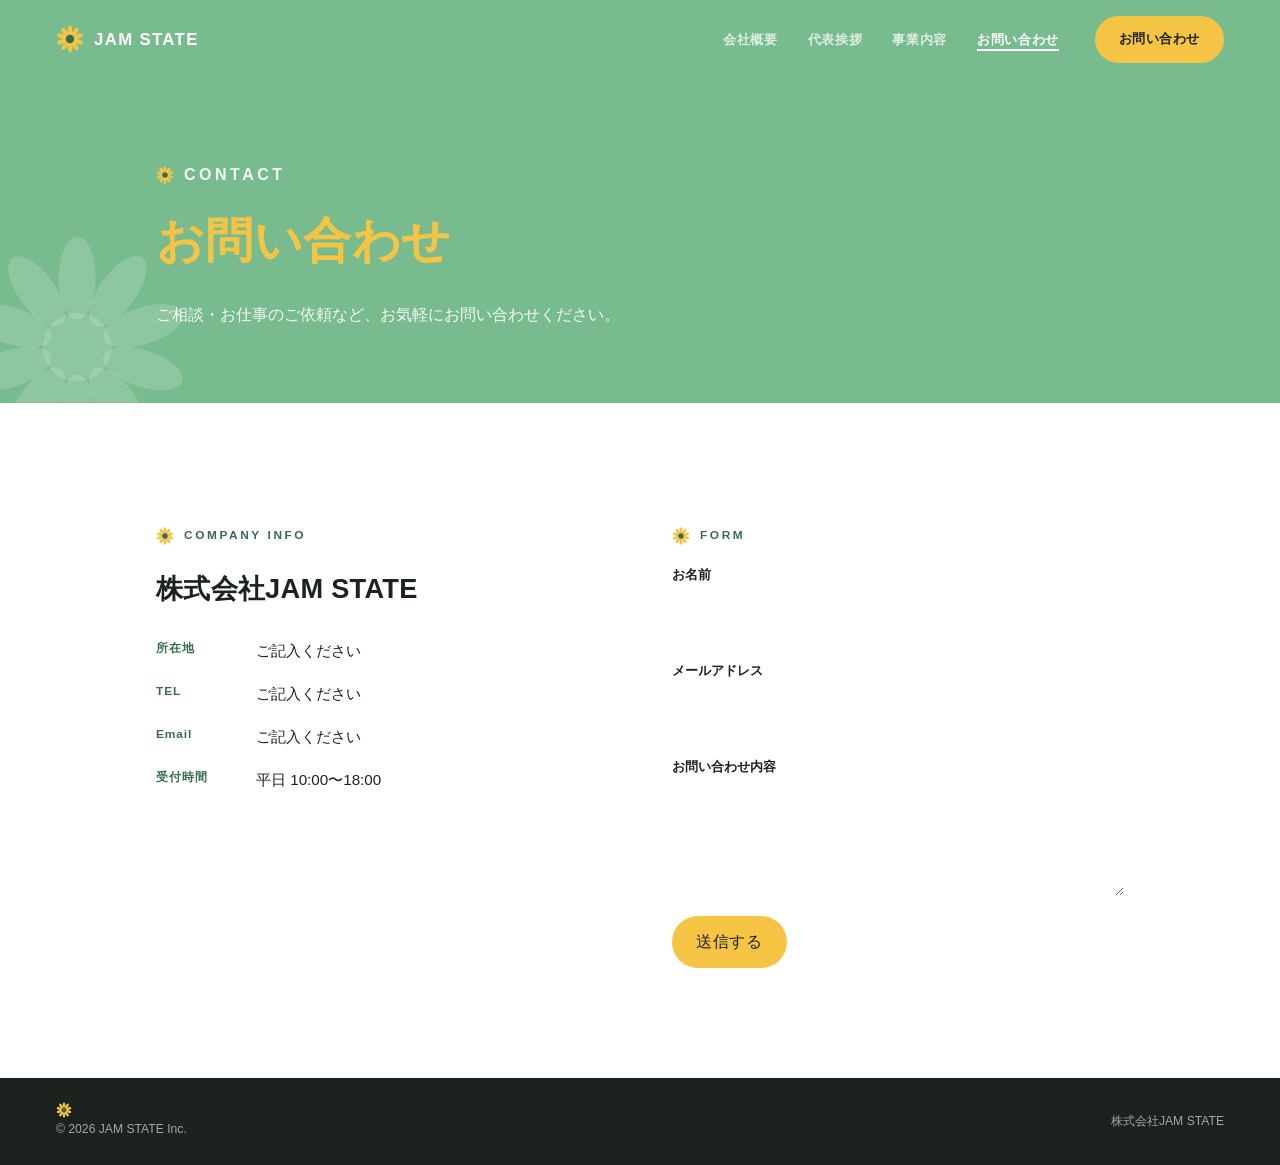
<file: contact.html>
<!doctype html>
<html lang="ja">
<head>
<meta charset="utf-8">
<meta name="viewport" content="width=device-width,initial-scale=1">
<title>お問い合わせ — 株式会社JAM STATE</title>
<style>
  :root{
    --green:      #78bb8e;
    --green-deep: #386b4c;
    --green-pale: #e9f4ee;
    --yellow:      #f6c445;
    --yellow-deep: #c4900e;
    --ink:   #1c231f;
    --cream: #fbfbf5;
    --white: #ffffff;
  }

  *,*::before,*::after{ box-sizing:border-box; }
  html{ scroll-behavior:smooth; }
  @media (prefers-reduced-motion: reduce){
    html{ scroll-behavior:auto; }
    *,*::before,*::after{ animation-duration:0.001ms !important; animation-iteration-count:1 !important; transition-duration:0.001ms !important; }
  }

  body{
    margin:0;
    background:var(--cream);
    color:var(--ink);
    font-family:"Hiragino Kaku Gothic ProN","Hiragino Sans","Yu Gothic Medium","YuGothic","Noto Sans JP",-apple-system,BlinkMacSystemFont,"Segoe UI",sans-serif;
    line-height:1.9;
    -webkit-font-smoothing:antialiased;
    overflow-x:hidden;
  }
  a{ color:inherit; }
  ul{ margin:0; }

  .wrap{ max-width:1080px; margin:0 auto; padding:0 clamp(20px,5vw,56px); }
  :focus-visible{ outline:3px solid var(--yellow-deep); outline-offset:2px; }

  .sun{ display:block; }

  /* ---------- eyebrow ---------- */
  .eyebrow{
    display:inline-flex; align-items:center; gap:10px;
    font-size:0.74rem; letter-spacing:0.22em; font-weight:800;
    color:var(--green-deep); margin-bottom:16px;
  }
  .on-green .eyebrow{ color:var(--white); opacity:0.92; }
  .eyebrow .sun{ width:18px; height:18px; }

  h1,h2,h3{ font-weight:800; letter-spacing:0.01em; text-wrap:balance; margin:0 0 0.5em; }

  /* ---------- header ---------- */
  header{
    position:fixed; inset:0 0 auto 0; z-index:50;
    padding:16px clamp(20px,5vw,56px);
    display:flex; align-items:center; justify-content:space-between;
    background:transparent;
    transition:background 0.35s ease, box-shadow 0.35s ease, padding 0.35s ease;
  }
  header.solid{
    background:rgba(255,255,255,0.9); backdrop-filter:blur(10px);
    box-shadow:0 1px 0 rgba(28,35,31,0.08);
    padding-top:12px; padding-bottom:12px;
  }
  .brand{ display:flex; align-items:center; gap:10px; text-decoration:none; }
  .brand .sun{ width:28px; height:28px; flex:none; }
  .brand b{ font-size:1.05rem; font-weight:900; letter-spacing:0.08em; color:var(--ink); }
  header:not(.solid) .brand b{ color:var(--white); }

  nav.primary{ display:flex; align-items:center; gap:clamp(14px,3vw,36px); }
  nav.primary ul{ list-style:none; display:flex; gap:clamp(14px,3vw,30px); padding:0; }
  nav.primary a.navlink{
    text-decoration:none; font-size:0.82rem; font-weight:700; letter-spacing:0.05em;
    color:var(--ink); opacity:0.75; transition:opacity 0.2s; position:relative; padding-bottom:4px;
  }
  header:not(.solid) nav.primary a.navlink{ color:var(--white); }
  nav.primary a.navlink:hover{ opacity:1; }
  nav.primary a.navlink.active{ opacity:1; }
  nav.primary a.navlink.active::after{
    content:""; position:absolute; left:0; right:0; bottom:0; height:2px; background:currentColor;
  }

  .pill{
    display:inline-block; border-radius:999px; font-weight:800;
    font-size:0.82rem; letter-spacing:0.04em; padding:11px 24px; text-decoration:none;
    transition:transform 0.2s, background 0.2s, box-shadow 0.2s;
  }
  .pill-yellow{ background:var(--yellow); color:var(--ink); }
  .pill-yellow:hover{ background:var(--yellow-deep); color:var(--white); transform:translateY(-2px); }
  .pill-ghost{ color:var(--white); border:2px solid rgba(255,255,255,0.55); background:transparent; }
  .pill-ghost:hover{ border-color:var(--white); background:rgba(255,255,255,0.1); }

  .menu-btn{ display:none; background:none; border:none; cursor:pointer; font-weight:800; font-size:0.8rem; letter-spacing:0.08em; }
  header:not(.solid) .menu-btn{ color:var(--white); }

  /* ---------- hero (home only) ---------- */
  .hero{
    position:relative; min-height:100svh;
    background:var(--green); color:var(--white);
    display:flex; flex-direction:column; justify-content:center;
    overflow:hidden;
  }
  .hero::before{
    content:""; position:absolute; inset:0;
    background:radial-gradient(60% 50% at 85% 8%, rgba(255,255,255,0.12), transparent 60%);
    pointer-events:none;
  }
  .hero-sun{
    position:absolute; left:clamp(-40px,-3vw,0px); bottom:clamp(-60px,-6vw,-20px);
    width:clamp(180px,24vw,340px); height:clamp(180px,24vw,340px);
    color:rgba(255,255,255,0.16);
    z-index:1;
  }
  .hero-sun.spin{ animation:spin 90s linear infinite; }
  @keyframes spin{ to{ transform:rotate(360deg); } }

  .hero-inner{ position:relative; z-index:2; padding-top:120px; padding-bottom:90px; }
  .hero .company-label{
    font-size:clamp(1.3rem,3vw,2rem); font-weight:800; letter-spacing:0.25em; color:var(--white); opacity:0.9; margin-bottom:10px;
  }
  .hero h1{
    font-size:clamp(2.6rem, 9vw, 6rem); line-height:1; color:var(--yellow);
    letter-spacing:0.02em; margin-bottom:0.4em;
  }
  .hero p.lede{
    max-width:36em; color:rgba(255,255,255,0.92); font-size:1.05rem; margin:0 0 2.2em;
  }
  .hero-actions{ display:flex; gap:16px; flex-wrap:wrap; align-items:center; }

  .hero-stats{
    position:relative; z-index:2; display:flex; gap:clamp(20px,5vw,64px); flex-wrap:wrap;
    margin-top:clamp(40px,6vw,64px); padding-top:28px; border-top:1px solid rgba(255,255,255,0.25);
  }
  .hero-stats .stat b{
    display:block; font-size:clamp(1.1rem,2vw,1.5rem); font-weight:900; color:var(--yellow);
  }
  .hero-stats .stat span{ font-size:0.78rem; letter-spacing:0.04em; color:rgba(255,255,255,0.82); }

  /* ---------- subhero (inner pages) ---------- */
  .subhero{
    position:relative; overflow:hidden;
    background:var(--green); color:var(--white);
    padding:clamp(120px,16vw,160px) 0 clamp(56px,7vw,72px);
  }
  .subhero .hero-sun{ width:clamp(140px,18vw,240px); height:clamp(140px,18vw,240px); }
  .subhero h1{ font-size:clamp(2rem,5vw,3rem); color:var(--yellow); margin-bottom:0.3em; }
  .subhero p{ max-width:34em; color:rgba(255,255,255,0.92); font-size:1rem; margin:0; }

  /* ---------- section rhythm ---------- */
  section{ position:relative; padding:clamp(64px,9vw,110px) 0; }
  .on-white{ background:var(--white); }
  .on-pale{ background:var(--green-pale); }
  .on-green{ background:var(--green); color:var(--white); }

  .reveal{ opacity:0; transform:translateY(20px); transition:opacity 0.6s ease, transform 0.6s ease; }
  .reveal.in{ opacity:1; transform:none; }

  /* ---------- ceo greeting ---------- */
  .ceo-grid{ display:grid; grid-template-columns:220px 1fr; gap:clamp(28px,5vw,56px); align-items:start; }
  .ceo-portrait{
    width:220px; height:220px; border-radius:50%;
    background:linear-gradient(150deg, var(--green), var(--green-deep));
    display:flex; align-items:center; justify-content:center;
  }
  .ceo-portrait .sun{ width:96px; height:96px; }
  .ceo-quote{ font-size:clamp(1.15rem,2vw,1.4rem); font-weight:700; color:var(--green-deep); line-height:1.8; margin:0 0 1em; }
  .ceo-body p{ max-width:34em; color:#3a4238; }
  .ceo-name{ margin-top:1.6em; display:flex; align-items:baseline; gap:12px; flex-wrap:wrap; }
  .ceo-name b{ font-size:1.15rem; font-weight:900; }
  .ceo-name span{ font-size:0.9rem; color:#5c6459; letter-spacing:0.02em; }
  .ceo-role{ font-size:0.8rem; letter-spacing:0.08em; color:var(--yellow-deep); font-weight:800; margin-top:2px; }

  /* ---------- company table ---------- */
  .company-table{ width:100%; border-collapse:collapse; margin-top:8px; }
  .company-table tr{ border-bottom:1px solid rgba(28,35,31,0.1); }
  .company-table th,.company-table td{ text-align:left; padding:18px 12px; font-weight:400; vertical-align:top; }
  .company-table th{ width:9.5em; font-weight:800; font-size:0.85rem; letter-spacing:0.05em; color:var(--green-deep); }

  /* ---------- service cards ---------- */
  .service-grid{ display:grid; grid-template-columns:repeat(3,1fr); gap:22px; margin-top:40px; }
  .service-card{
    background:var(--white); border-radius:22px; padding:32px 28px;
    box-shadow:0 10px 30px rgba(56,107,76,0.1);
    display:flex; flex-direction:column; gap:14px;
  }
  .service-icon{
    width:52px; height:52px; border-radius:16px; background:var(--green-pale);
    display:flex; align-items:center; justify-content:center; flex:none;
  }
  .service-icon .sun{ width:28px; height:28px; }
  .service-card h3{ font-size:1.08rem; margin-bottom:0.2em; }
  .service-card p{ font-size:0.92rem; color:#4a5246; margin:0; }
  .service-tag{ font-size:0.72rem; font-weight:800; letter-spacing:0.08em; color:var(--yellow-deep); }

  /* ---------- link cards (home menu) ---------- */
  .link-grid{ display:grid; grid-template-columns:repeat(4,1fr); gap:20px; margin-top:36px; }
  .link-card{
    display:block; background:var(--white); border:1px solid rgba(28,35,31,0.08); border-radius:20px;
    padding:26px 24px; text-decoration:none; color:inherit;
    box-shadow:0 8px 24px rgba(56,107,76,0.06);
    transition:transform 0.2s, box-shadow 0.2s;
  }
  .link-card:hover{ transform:translateY(-4px); box-shadow:0 14px 30px rgba(56,107,76,0.14); }
  .link-card .sun{ width:30px; height:30px; margin-bottom:14px; }
  .link-card h3{ font-size:1rem; margin-bottom:6px; }
  .link-card p{ font-size:0.86rem; color:#4a5246; margin:0 0 14px; }
  .link-card .go{ font-size:0.78rem; font-weight:800; color:var(--green-deep); }

  /* ---------- contact ---------- */
  .contact-grid{ display:grid; grid-template-columns:1fr 1fr; gap:clamp(28px,5vw,64px); }
  .info-list{ list-style:none; padding:0; margin:1.4em 0 0; display:flex; flex-direction:column; gap:14px; }
  .info-list li{ display:grid; grid-template-columns:88px 1fr; gap:12px; font-size:0.95rem; }
  .info-list b{ font-size:0.74rem; letter-spacing:0.08em; font-weight:800; color:var(--green-deep); }
  .on-green .info-list b{ color:rgba(255,255,255,0.75); }

  form.contact-form{ display:flex; flex-direction:column; gap:14px; }
  form.contact-form label{ display:flex; flex-direction:column; gap:6px; font-size:0.82rem; font-weight:700; }
  form.contact-form input, form.contact-form textarea{
    font:inherit; padding:13px 14px; border-radius:12px; border:none;
    background:rgba(255,255,255,0.95); color:var(--ink);
  }
  form.contact-form textarea{ min-height:110px; resize:vertical; }
  form.contact-form button{ margin-top:6px; align-self:flex-start; border:none; cursor:pointer; font:inherit; }

  footer{
    background:var(--ink); color:rgba(255,255,255,0.6);
    padding:24px clamp(20px,5vw,56px);
    display:flex; justify-content:space-between; flex-wrap:wrap; gap:10px;
    font-size:0.76rem; align-items:center;
  }
  footer .sun{ width:16px; height:16px; vertical-align:-3px; margin-right:6px; }

  @media (max-width:840px){
    nav.primary ul, nav.primary .pill{ display:none; }
    .menu-btn{ display:block; }
    .ceo-grid, .contact-grid{ grid-template-columns:1fr; }
    .service-grid, .link-grid{ grid-template-columns:1fr; }
    .hero-sun{ opacity:0.5; }
  }
</style>
</head>
<body>

<!-- reusable sunflower marks -->
<svg width="0" height="0" style="position:absolute">
  <symbol id="sunflower" viewBox="0 0 100 100">
    <g fill="#f6c445">
      <ellipse cx="50" cy="20" rx="8" ry="18" transform="rotate(0 50 50)"/>
      <ellipse cx="50" cy="20" rx="8" ry="18" transform="rotate(36 50 50)"/>
      <ellipse cx="50" cy="20" rx="8" ry="18" transform="rotate(72 50 50)"/>
      <ellipse cx="50" cy="20" rx="8" ry="18" transform="rotate(108 50 50)"/>
      <ellipse cx="50" cy="20" rx="8" ry="18" transform="rotate(144 50 50)"/>
      <ellipse cx="50" cy="20" rx="8" ry="18" transform="rotate(180 50 50)"/>
      <ellipse cx="50" cy="20" rx="8" ry="18" transform="rotate(216 50 50)"/>
      <ellipse cx="50" cy="20" rx="8" ry="18" transform="rotate(252 50 50)"/>
      <ellipse cx="50" cy="20" rx="8" ry="18" transform="rotate(288 50 50)"/>
      <ellipse cx="50" cy="20" rx="8" ry="18" transform="rotate(324 50 50)"/>
    </g>
    <circle cx="50" cy="50" r="15" fill="#386b4c"/>
  </symbol>
  <symbol id="sunflower-mono" viewBox="0 0 100 100">
    <g fill="currentColor">
      <ellipse cx="50" cy="20" rx="8" ry="18" transform="rotate(0 50 50)"/>
      <ellipse cx="50" cy="20" rx="8" ry="18" transform="rotate(36 50 50)"/>
      <ellipse cx="50" cy="20" rx="8" ry="18" transform="rotate(72 50 50)"/>
      <ellipse cx="50" cy="20" rx="8" ry="18" transform="rotate(108 50 50)"/>
      <ellipse cx="50" cy="20" rx="8" ry="18" transform="rotate(144 50 50)"/>
      <ellipse cx="50" cy="20" rx="8" ry="18" transform="rotate(180 50 50)"/>
      <ellipse cx="50" cy="20" rx="8" ry="18" transform="rotate(216 50 50)"/>
      <ellipse cx="50" cy="20" rx="8" ry="18" transform="rotate(252 50 50)"/>
      <ellipse cx="50" cy="20" rx="8" ry="18" transform="rotate(288 50 50)"/>
      <ellipse cx="50" cy="20" rx="8" ry="18" transform="rotate(324 50 50)"/>
      <circle cx="50" cy="50" r="15"/>
    </g>
  </symbol>
</svg>

<header id="siteHeader">
  <a class="brand" href="index.html">
    <svg class="sun" viewBox="0 0 100 100" aria-hidden="true"><use href="#sunflower"/></svg>
    <b>JAM STATE</b>
  </a>
  <nav class="primary">
    <ul>
      <li><a class="navlink " href="about.html">会社概要</a></li>
      <li><a class="navlink " href="message.html">代表挨拶</a></li>
      <li><a class="navlink " href="service.html">事業内容</a></li>
      <li><a class="navlink active" href="contact.html">お問い合わせ</a></li>
    </ul>
    <a class="pill pill-yellow" href="contact.html">お問い合わせ</a>
  </nav>
  <button class="menu-btn" id="menuBtn" aria-label="メニューを開く">MENU</button>
</header>

<main id="top">

  <section class="subhero">
    <svg class="hero-sun" viewBox="0 0 100 100" aria-hidden="true"><use href="#sunflower-mono"/></svg>
    <div class="wrap">
      <p class="eyebrow"><svg class="sun" viewBox="0 0 100 100"><use href="#sunflower"/></svg>CONTACT</p>
      <h1>お問い合わせ</h1>
      <p>ご相談・お仕事のご依頼など、お気軽にお問い合わせください。</p>
    </div>
  </section>

  <section class="on-white">
    <div class="wrap reveal">
      <div class="contact-grid">
        <div>
          <p class="eyebrow"><svg class="sun" viewBox="0 0 100 100"><use href="#sunflower"/></svg>COMPANY INFO</p>
          <h2 style="font-size:clamp(1.3rem,2.4vw,1.7rem);">株式会社JAM STATE</h2>
          <ul class="info-list">
            <li><b>所在地</b><span>ご記入ください</span></li>
            <li><b>TEL</b><span>ご記入ください</span></li>
            <li><b>Email</b><span>ご記入ください</span></li>
            <li><b>受付時間</b><span>平日 10:00〜18:00</span></li>
          </ul>
        </div>
        <div>
          <p class="eyebrow"><svg class="sun" viewBox="0 0 100 100"><use href="#sunflower"/></svg>FORM</p>
          <form class="contact-form">
            <label>
              お名前
              <input type="text" name="name" autocomplete="name" required>
            </label>
            <label>
              メールアドレス
              <input type="email" name="email" autocomplete="email" required>
            </label>
            <label>
              お問い合わせ内容
              <textarea name="message" required></textarea>
            </label>
            <button type="submit" class="pill pill-yellow">送信する</button>
          </form>
        </div>
      </div>
    </div>
  </section>

</main>

<footer>
  <span><svg class="sun" viewBox="0 0 100 100"><use href="#sunflower"/></svg>&copy; <span id="year"></span> JAM STATE Inc.</span>
  <span>株式会社JAM STATE</span>
</footer>

<script>
  const header = document.getElementById('siteHeader');
  const onScroll = () => header.classList.toggle('solid', window.scrollY > 40);
  document.addEventListener('scroll', onScroll, {passive:true});
  onScroll();

  const reduced = window.matchMedia('(prefers-reduced-motion: reduce)').matches;
  const revealEls = document.querySelectorAll('.reveal');
  if (reduced) {
    revealEls.forEach(el => el.classList.add('in'));
  } else {
    const io = new IntersectionObserver((entries) => {
      entries.forEach(e => { if (e.isIntersecting) e.target.classList.add('in'); });
    }, {threshold:0.12});
    revealEls.forEach(el => io.observe(el));
  }

  const menuBtn = document.getElementById('menuBtn');
  let navOpen = false;
  menuBtn.addEventListener('click', () => {
    navOpen = !navOpen;
    const ul = document.querySelector('nav.primary ul');
    const cta = document.querySelector('nav.primary .pill');
    if (navOpen) {
      ul.style.cssText = 'display:flex;flex-direction:column;position:fixed;top:58px;right:20px;background:rgba(255,255,255,0.98);padding:20px 26px;gap:16px;border-radius:16px;box-shadow:0 10px 30px rgba(0,0,0,0.15);';
      ul.querySelectorAll('a').forEach(a => a.style.color = 'var(--ink)');
      cta.style.cssText = 'display:block;position:fixed;top:230px;right:20px;';
    } else {
      ul.removeAttribute('style');
      ul.querySelectorAll('a').forEach(a => a.removeAttribute('style'));
      cta.removeAttribute('style');
    }
  });

  document.getElementById('year').textContent = new Date().getFullYear();
</script>
</body>
</html>
</file>
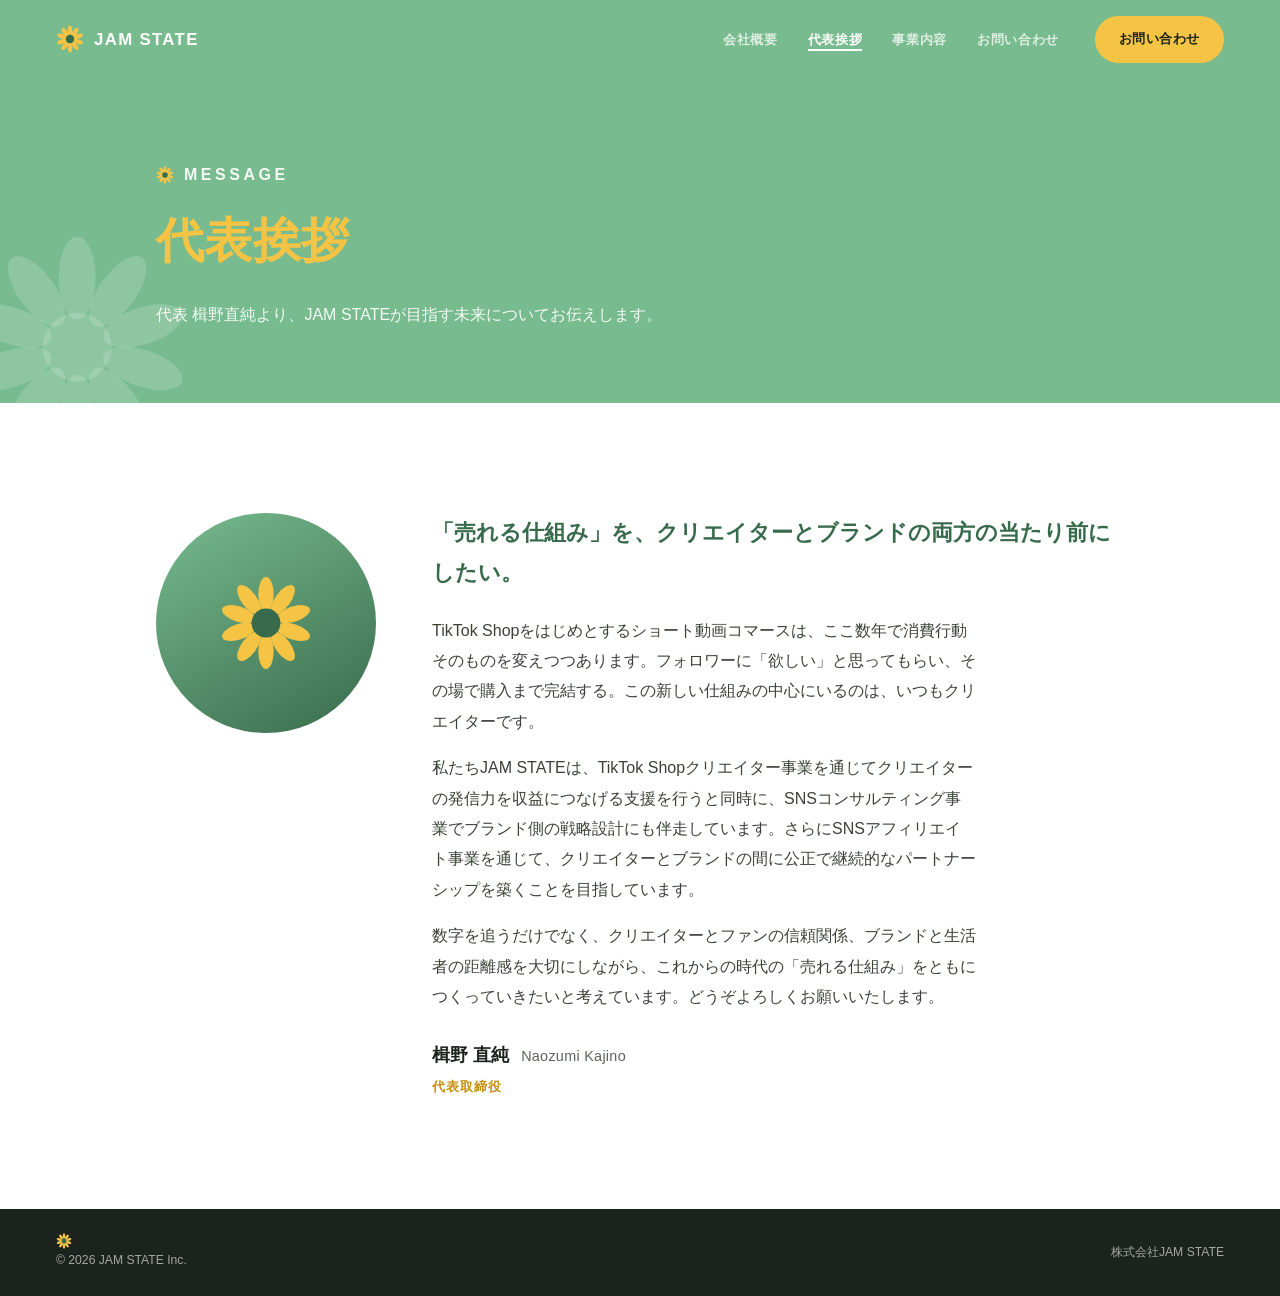
<file: message.html>
<!doctype html>
<html lang="ja">
<head>
<meta charset="utf-8">
<meta name="viewport" content="width=device-width,initial-scale=1">
<title>代表挨拶 — 株式会社JAM STATE</title>
<style>
  :root{
    --green:      #78bb8e;
    --green-deep: #386b4c;
    --green-pale: #e9f4ee;
    --yellow:      #f6c445;
    --yellow-deep: #c4900e;
    --ink:   #1c231f;
    --cream: #fbfbf5;
    --white: #ffffff;
  }

  *,*::before,*::after{ box-sizing:border-box; }
  html{ scroll-behavior:smooth; }
  @media (prefers-reduced-motion: reduce){
    html{ scroll-behavior:auto; }
    *,*::before,*::after{ animation-duration:0.001ms !important; animation-iteration-count:1 !important; transition-duration:0.001ms !important; }
  }

  body{
    margin:0;
    background:var(--cream);
    color:var(--ink);
    font-family:"Hiragino Kaku Gothic ProN","Hiragino Sans","Yu Gothic Medium","YuGothic","Noto Sans JP",-apple-system,BlinkMacSystemFont,"Segoe UI",sans-serif;
    line-height:1.9;
    -webkit-font-smoothing:antialiased;
    overflow-x:hidden;
  }
  a{ color:inherit; }
  ul{ margin:0; }

  .wrap{ max-width:1080px; margin:0 auto; padding:0 clamp(20px,5vw,56px); }
  :focus-visible{ outline:3px solid var(--yellow-deep); outline-offset:2px; }

  .sun{ display:block; }

  /* ---------- eyebrow ---------- */
  .eyebrow{
    display:inline-flex; align-items:center; gap:10px;
    font-size:0.74rem; letter-spacing:0.22em; font-weight:800;
    color:var(--green-deep); margin-bottom:16px;
  }
  .on-green .eyebrow{ color:var(--white); opacity:0.92; }
  .eyebrow .sun{ width:18px; height:18px; }

  h1,h2,h3{ font-weight:800; letter-spacing:0.01em; text-wrap:balance; margin:0 0 0.5em; }

  /* ---------- header ---------- */
  header{
    position:fixed; inset:0 0 auto 0; z-index:50;
    padding:16px clamp(20px,5vw,56px);
    display:flex; align-items:center; justify-content:space-between;
    background:transparent;
    transition:background 0.35s ease, box-shadow 0.35s ease, padding 0.35s ease;
  }
  header.solid{
    background:rgba(255,255,255,0.9); backdrop-filter:blur(10px);
    box-shadow:0 1px 0 rgba(28,35,31,0.08);
    padding-top:12px; padding-bottom:12px;
  }
  .brand{ display:flex; align-items:center; gap:10px; text-decoration:none; }
  .brand .sun{ width:28px; height:28px; flex:none; }
  .brand b{ font-size:1.05rem; font-weight:900; letter-spacing:0.08em; color:var(--ink); }
  header:not(.solid) .brand b{ color:var(--white); }

  nav.primary{ display:flex; align-items:center; gap:clamp(14px,3vw,36px); }
  nav.primary ul{ list-style:none; display:flex; gap:clamp(14px,3vw,30px); padding:0; }
  nav.primary a.navlink{
    text-decoration:none; font-size:0.82rem; font-weight:700; letter-spacing:0.05em;
    color:var(--ink); opacity:0.75; transition:opacity 0.2s; position:relative; padding-bottom:4px;
  }
  header:not(.solid) nav.primary a.navlink{ color:var(--white); }
  nav.primary a.navlink:hover{ opacity:1; }
  nav.primary a.navlink.active{ opacity:1; }
  nav.primary a.navlink.active::after{
    content:""; position:absolute; left:0; right:0; bottom:0; height:2px; background:currentColor;
  }

  .pill{
    display:inline-block; border-radius:999px; font-weight:800;
    font-size:0.82rem; letter-spacing:0.04em; padding:11px 24px; text-decoration:none;
    transition:transform 0.2s, background 0.2s, box-shadow 0.2s;
  }
  .pill-yellow{ background:var(--yellow); color:var(--ink); }
  .pill-yellow:hover{ background:var(--yellow-deep); color:var(--white); transform:translateY(-2px); }
  .pill-ghost{ color:var(--white); border:2px solid rgba(255,255,255,0.55); background:transparent; }
  .pill-ghost:hover{ border-color:var(--white); background:rgba(255,255,255,0.1); }

  .menu-btn{ display:none; background:none; border:none; cursor:pointer; font-weight:800; font-size:0.8rem; letter-spacing:0.08em; }
  header:not(.solid) .menu-btn{ color:var(--white); }

  /* ---------- hero (home only) ---------- */
  .hero{
    position:relative; min-height:100svh;
    background:var(--green); color:var(--white);
    display:flex; flex-direction:column; justify-content:center;
    overflow:hidden;
  }
  .hero::before{
    content:""; position:absolute; inset:0;
    background:radial-gradient(60% 50% at 85% 8%, rgba(255,255,255,0.12), transparent 60%);
    pointer-events:none;
  }
  .hero-sun{
    position:absolute; left:clamp(-40px,-3vw,0px); bottom:clamp(-60px,-6vw,-20px);
    width:clamp(180px,24vw,340px); height:clamp(180px,24vw,340px);
    color:rgba(255,255,255,0.16);
    z-index:1;
  }
  .hero-sun.spin{ animation:spin 90s linear infinite; }
  @keyframes spin{ to{ transform:rotate(360deg); } }

  .hero-inner{ position:relative; z-index:2; padding-top:120px; padding-bottom:90px; }
  .hero .company-label{
    font-size:clamp(1.3rem,3vw,2rem); font-weight:800; letter-spacing:0.25em; color:var(--white); opacity:0.9; margin-bottom:10px;
  }
  .hero h1{
    font-size:clamp(2.6rem, 9vw, 6rem); line-height:1; color:var(--yellow);
    letter-spacing:0.02em; margin-bottom:0.4em;
  }
  .hero p.lede{
    max-width:36em; color:rgba(255,255,255,0.92); font-size:1.05rem; margin:0 0 2.2em;
  }
  .hero-actions{ display:flex; gap:16px; flex-wrap:wrap; align-items:center; }

  .hero-stats{
    position:relative; z-index:2; display:flex; gap:clamp(20px,5vw,64px); flex-wrap:wrap;
    margin-top:clamp(40px,6vw,64px); padding-top:28px; border-top:1px solid rgba(255,255,255,0.25);
  }
  .hero-stats .stat b{
    display:block; font-size:clamp(1.1rem,2vw,1.5rem); font-weight:900; color:var(--yellow);
  }
  .hero-stats .stat span{ font-size:0.78rem; letter-spacing:0.04em; color:rgba(255,255,255,0.82); }

  /* ---------- subhero (inner pages) ---------- */
  .subhero{
    position:relative; overflow:hidden;
    background:var(--green); color:var(--white);
    padding:clamp(120px,16vw,160px) 0 clamp(56px,7vw,72px);
  }
  .subhero .hero-sun{ width:clamp(140px,18vw,240px); height:clamp(140px,18vw,240px); }
  .subhero h1{ font-size:clamp(2rem,5vw,3rem); color:var(--yellow); margin-bottom:0.3em; }
  .subhero p{ max-width:34em; color:rgba(255,255,255,0.92); font-size:1rem; margin:0; }

  /* ---------- section rhythm ---------- */
  section{ position:relative; padding:clamp(64px,9vw,110px) 0; }
  .on-white{ background:var(--white); }
  .on-pale{ background:var(--green-pale); }
  .on-green{ background:var(--green); color:var(--white); }

  .reveal{ opacity:0; transform:translateY(20px); transition:opacity 0.6s ease, transform 0.6s ease; }
  .reveal.in{ opacity:1; transform:none; }

  /* ---------- ceo greeting ---------- */
  .ceo-grid{ display:grid; grid-template-columns:220px 1fr; gap:clamp(28px,5vw,56px); align-items:start; }
  .ceo-portrait{
    width:220px; height:220px; border-radius:50%;
    background:linear-gradient(150deg, var(--green), var(--green-deep));
    display:flex; align-items:center; justify-content:center;
  }
  .ceo-portrait .sun{ width:96px; height:96px; }
  .ceo-quote{ font-size:clamp(1.15rem,2vw,1.4rem); font-weight:700; color:var(--green-deep); line-height:1.8; margin:0 0 1em; }
  .ceo-body p{ max-width:34em; color:#3a4238; }
  .ceo-name{ margin-top:1.6em; display:flex; align-items:baseline; gap:12px; flex-wrap:wrap; }
  .ceo-name b{ font-size:1.15rem; font-weight:900; }
  .ceo-name span{ font-size:0.9rem; color:#5c6459; letter-spacing:0.02em; }
  .ceo-role{ font-size:0.8rem; letter-spacing:0.08em; color:var(--yellow-deep); font-weight:800; margin-top:2px; }

  /* ---------- company table ---------- */
  .company-table{ width:100%; border-collapse:collapse; margin-top:8px; }
  .company-table tr{ border-bottom:1px solid rgba(28,35,31,0.1); }
  .company-table th,.company-table td{ text-align:left; padding:18px 12px; font-weight:400; vertical-align:top; }
  .company-table th{ width:9.5em; font-weight:800; font-size:0.85rem; letter-spacing:0.05em; color:var(--green-deep); }

  /* ---------- service cards ---------- */
  .service-grid{ display:grid; grid-template-columns:repeat(3,1fr); gap:22px; margin-top:40px; }
  .service-card{
    background:var(--white); border-radius:22px; padding:32px 28px;
    box-shadow:0 10px 30px rgba(56,107,76,0.1);
    display:flex; flex-direction:column; gap:14px;
  }
  .service-icon{
    width:52px; height:52px; border-radius:16px; background:var(--green-pale);
    display:flex; align-items:center; justify-content:center; flex:none;
  }
  .service-icon .sun{ width:28px; height:28px; }
  .service-card h3{ font-size:1.08rem; margin-bottom:0.2em; }
  .service-card p{ font-size:0.92rem; color:#4a5246; margin:0; }
  .service-tag{ font-size:0.72rem; font-weight:800; letter-spacing:0.08em; color:var(--yellow-deep); }

  /* ---------- link cards (home menu) ---------- */
  .link-grid{ display:grid; grid-template-columns:repeat(4,1fr); gap:20px; margin-top:36px; }
  .link-card{
    display:block; background:var(--white); border:1px solid rgba(28,35,31,0.08); border-radius:20px;
    padding:26px 24px; text-decoration:none; color:inherit;
    box-shadow:0 8px 24px rgba(56,107,76,0.06);
    transition:transform 0.2s, box-shadow 0.2s;
  }
  .link-card:hover{ transform:translateY(-4px); box-shadow:0 14px 30px rgba(56,107,76,0.14); }
  .link-card .sun{ width:30px; height:30px; margin-bottom:14px; }
  .link-card h3{ font-size:1rem; margin-bottom:6px; }
  .link-card p{ font-size:0.86rem; color:#4a5246; margin:0 0 14px; }
  .link-card .go{ font-size:0.78rem; font-weight:800; color:var(--green-deep); }

  /* ---------- contact ---------- */
  .contact-grid{ display:grid; grid-template-columns:1fr 1fr; gap:clamp(28px,5vw,64px); }
  .info-list{ list-style:none; padding:0; margin:1.4em 0 0; display:flex; flex-direction:column; gap:14px; }
  .info-list li{ display:grid; grid-template-columns:88px 1fr; gap:12px; font-size:0.95rem; }
  .info-list b{ font-size:0.74rem; letter-spacing:0.08em; font-weight:800; color:var(--green-deep); }
  .on-green .info-list b{ color:rgba(255,255,255,0.75); }

  form.contact-form{ display:flex; flex-direction:column; gap:14px; }
  form.contact-form label{ display:flex; flex-direction:column; gap:6px; font-size:0.82rem; font-weight:700; }
  form.contact-form input, form.contact-form textarea{
    font:inherit; padding:13px 14px; border-radius:12px; border:none;
    background:rgba(255,255,255,0.95); color:var(--ink);
  }
  form.contact-form textarea{ min-height:110px; resize:vertical; }
  form.contact-form button{ margin-top:6px; align-self:flex-start; border:none; cursor:pointer; font:inherit; }

  footer{
    background:var(--ink); color:rgba(255,255,255,0.6);
    padding:24px clamp(20px,5vw,56px);
    display:flex; justify-content:space-between; flex-wrap:wrap; gap:10px;
    font-size:0.76rem; align-items:center;
  }
  footer .sun{ width:16px; height:16px; vertical-align:-3px; margin-right:6px; }

  @media (max-width:840px){
    nav.primary ul, nav.primary .pill{ display:none; }
    .menu-btn{ display:block; }
    .ceo-grid, .contact-grid{ grid-template-columns:1fr; }
    .service-grid, .link-grid{ grid-template-columns:1fr; }
    .hero-sun{ opacity:0.5; }
  }
</style>
</head>
<body>

<!-- reusable sunflower marks -->
<svg width="0" height="0" style="position:absolute">
  <symbol id="sunflower" viewBox="0 0 100 100">
    <g fill="#f6c445">
      <ellipse cx="50" cy="20" rx="8" ry="18" transform="rotate(0 50 50)"/>
      <ellipse cx="50" cy="20" rx="8" ry="18" transform="rotate(36 50 50)"/>
      <ellipse cx="50" cy="20" rx="8" ry="18" transform="rotate(72 50 50)"/>
      <ellipse cx="50" cy="20" rx="8" ry="18" transform="rotate(108 50 50)"/>
      <ellipse cx="50" cy="20" rx="8" ry="18" transform="rotate(144 50 50)"/>
      <ellipse cx="50" cy="20" rx="8" ry="18" transform="rotate(180 50 50)"/>
      <ellipse cx="50" cy="20" rx="8" ry="18" transform="rotate(216 50 50)"/>
      <ellipse cx="50" cy="20" rx="8" ry="18" transform="rotate(252 50 50)"/>
      <ellipse cx="50" cy="20" rx="8" ry="18" transform="rotate(288 50 50)"/>
      <ellipse cx="50" cy="20" rx="8" ry="18" transform="rotate(324 50 50)"/>
    </g>
    <circle cx="50" cy="50" r="15" fill="#386b4c"/>
  </symbol>
  <symbol id="sunflower-mono" viewBox="0 0 100 100">
    <g fill="currentColor">
      <ellipse cx="50" cy="20" rx="8" ry="18" transform="rotate(0 50 50)"/>
      <ellipse cx="50" cy="20" rx="8" ry="18" transform="rotate(36 50 50)"/>
      <ellipse cx="50" cy="20" rx="8" ry="18" transform="rotate(72 50 50)"/>
      <ellipse cx="50" cy="20" rx="8" ry="18" transform="rotate(108 50 50)"/>
      <ellipse cx="50" cy="20" rx="8" ry="18" transform="rotate(144 50 50)"/>
      <ellipse cx="50" cy="20" rx="8" ry="18" transform="rotate(180 50 50)"/>
      <ellipse cx="50" cy="20" rx="8" ry="18" transform="rotate(216 50 50)"/>
      <ellipse cx="50" cy="20" rx="8" ry="18" transform="rotate(252 50 50)"/>
      <ellipse cx="50" cy="20" rx="8" ry="18" transform="rotate(288 50 50)"/>
      <ellipse cx="50" cy="20" rx="8" ry="18" transform="rotate(324 50 50)"/>
      <circle cx="50" cy="50" r="15"/>
    </g>
  </symbol>
</svg>

<header id="siteHeader">
  <a class="brand" href="index.html">
    <svg class="sun" viewBox="0 0 100 100" aria-hidden="true"><use href="#sunflower"/></svg>
    <b>JAM STATE</b>
  </a>
  <nav class="primary">
    <ul>
      <li><a class="navlink " href="about.html">会社概要</a></li>
      <li><a class="navlink active" href="message.html">代表挨拶</a></li>
      <li><a class="navlink " href="service.html">事業内容</a></li>
      <li><a class="navlink " href="contact.html">お問い合わせ</a></li>
    </ul>
    <a class="pill pill-yellow" href="contact.html">お問い合わせ</a>
  </nav>
  <button class="menu-btn" id="menuBtn" aria-label="メニューを開く">MENU</button>
</header>

<main id="top">

  <section class="subhero">
    <svg class="hero-sun" viewBox="0 0 100 100" aria-hidden="true"><use href="#sunflower-mono"/></svg>
    <div class="wrap">
      <p class="eyebrow"><svg class="sun" viewBox="0 0 100 100"><use href="#sunflower"/></svg>MESSAGE</p>
      <h1>代表挨拶</h1>
      <p>代表 楫野直純より、JAM STATEが目指す未来についてお伝えします。</p>
    </div>
  </section>

  <section class="on-white">
    <div class="wrap reveal">
      <div class="ceo-grid">
        <div class="ceo-portrait">
          <svg class="sun" viewBox="0 0 100 100" aria-hidden="true"><use href="#sunflower"/></svg>
        </div>
        <div>
          <p class="ceo-quote">「売れる仕組み」を、クリエイターとブランドの両方の当たり前にしたい。</p>
          <div class="ceo-body">
            <p>
              TikTok Shopをはじめとするショート動画コマースは、ここ数年で消費行動そのものを変えつつあります。フォロワーに「欲しい」と思ってもらい、その場で購入まで完結する。この新しい仕組みの中心にいるのは、いつもクリエイターです。
            </p>
            <p>
              私たちJAM STATEは、TikTok Shopクリエイター事業を通じてクリエイターの発信力を収益につなげる支援を行うと同時に、SNSコンサルティング事業でブランド側の戦略設計にも伴走しています。さらにSNSアフィリエイト事業を通じて、クリエイターとブランドの間に公正で継続的なパートナーシップを築くことを目指しています。
            </p>
            <p>
              数字を追うだけでなく、クリエイターとファンの信頼関係、ブランドと生活者の距離感を大切にしながら、これからの時代の「売れる仕組み」をともにつくっていきたいと考えています。どうぞよろしくお願いいたします。
            </p>
          </div>
          <div class="ceo-name">
            <b>楫野 直純</b>
            <span>Naozumi Kajino</span>
          </div>
          <div class="ceo-role">代表取締役</div>
        </div>
      </div>
    </div>
  </section>

</main>

<footer>
  <span><svg class="sun" viewBox="0 0 100 100"><use href="#sunflower"/></svg>&copy; <span id="year"></span> JAM STATE Inc.</span>
  <span>株式会社JAM STATE</span>
</footer>

<script>
  const header = document.getElementById('siteHeader');
  const onScroll = () => header.classList.toggle('solid', window.scrollY > 40);
  document.addEventListener('scroll', onScroll, {passive:true});
  onScroll();

  const reduced = window.matchMedia('(prefers-reduced-motion: reduce)').matches;
  const revealEls = document.querySelectorAll('.reveal');
  if (reduced) {
    revealEls.forEach(el => el.classList.add('in'));
  } else {
    const io = new IntersectionObserver((entries) => {
      entries.forEach(e => { if (e.isIntersecting) e.target.classList.add('in'); });
    }, {threshold:0.12});
    revealEls.forEach(el => io.observe(el));
  }

  const menuBtn = document.getElementById('menuBtn');
  let navOpen = false;
  menuBtn.addEventListener('click', () => {
    navOpen = !navOpen;
    const ul = document.querySelector('nav.primary ul');
    const cta = document.querySelector('nav.primary .pill');
    if (navOpen) {
      ul.style.cssText = 'display:flex;flex-direction:column;position:fixed;top:58px;right:20px;background:rgba(255,255,255,0.98);padding:20px 26px;gap:16px;border-radius:16px;box-shadow:0 10px 30px rgba(0,0,0,0.15);';
      ul.querySelectorAll('a').forEach(a => a.style.color = 'var(--ink)');
      cta.style.cssText = 'display:block;position:fixed;top:230px;right:20px;';
    } else {
      ul.removeAttribute('style');
      ul.querySelectorAll('a').forEach(a => a.removeAttribute('style'));
      cta.removeAttribute('style');
    }
  });

  document.getElementById('year').textContent = new Date().getFullYear();
</script>
</body>
</html>
</file>
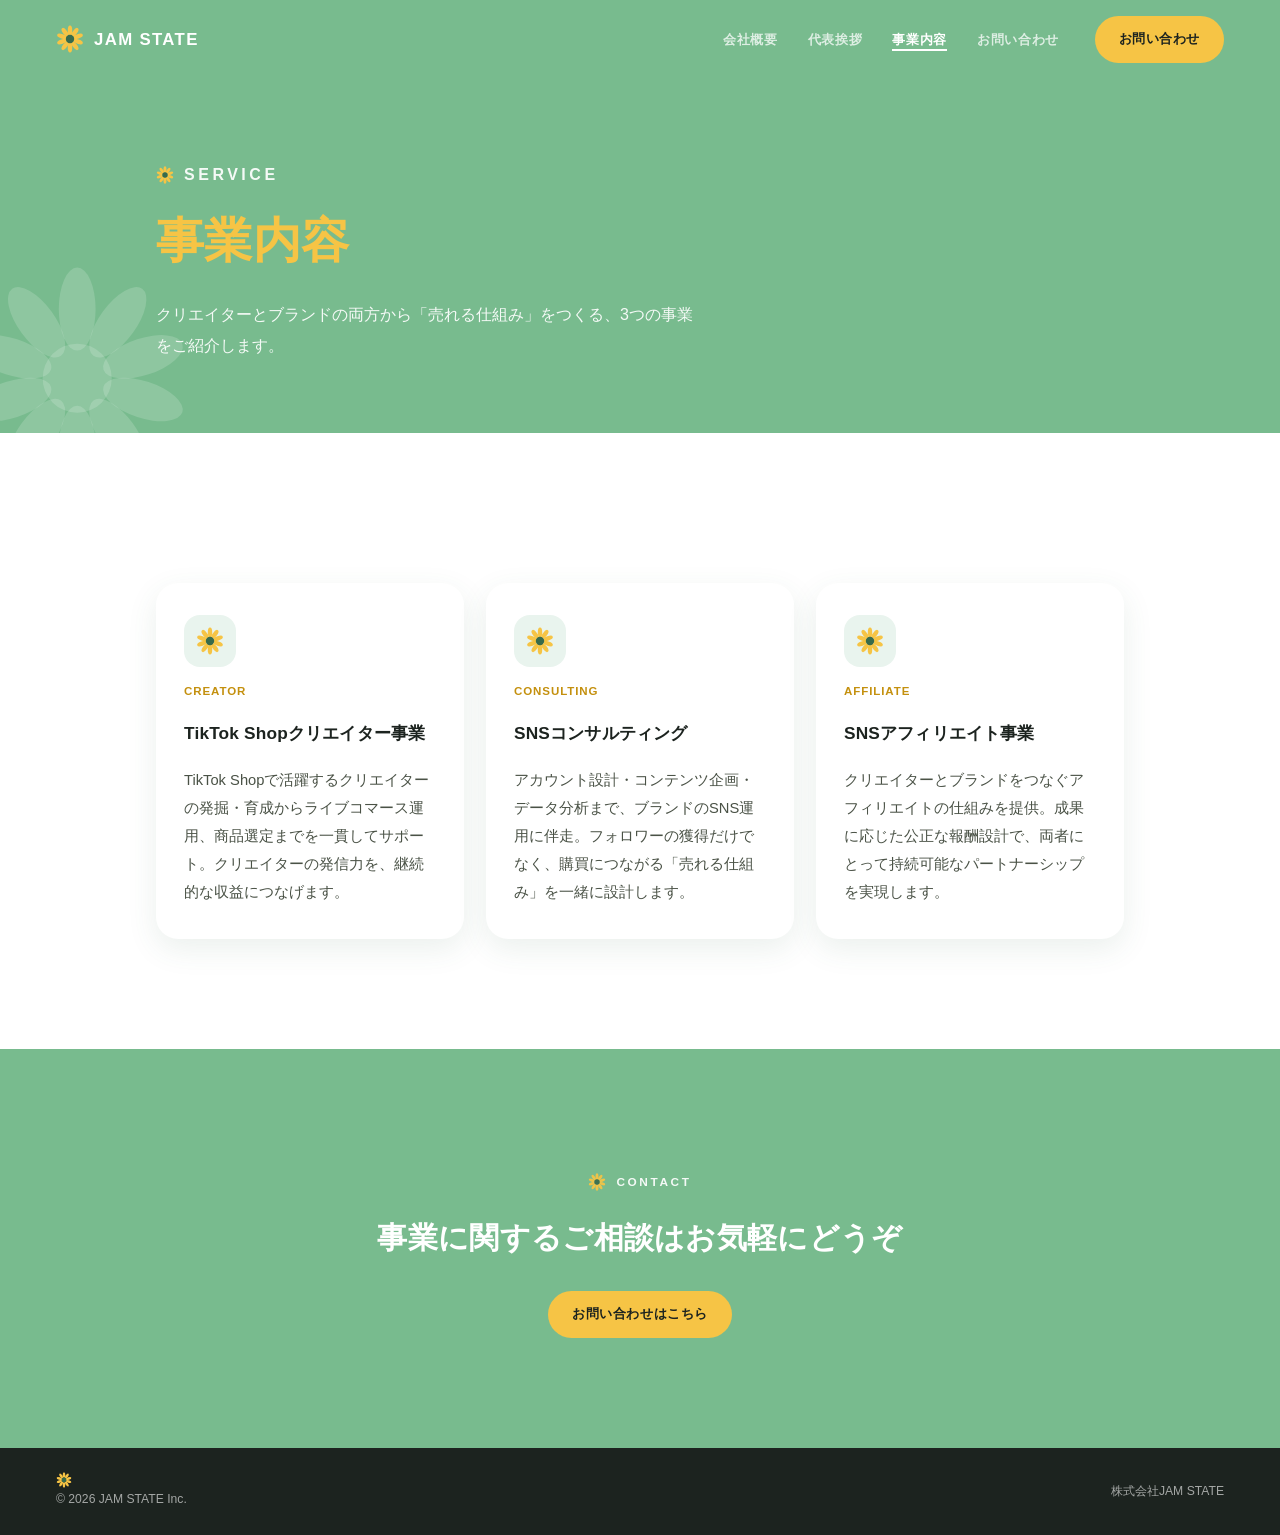
<file: service.html>
<!doctype html>
<html lang="ja">
<head>
<meta charset="utf-8">
<meta name="viewport" content="width=device-width,initial-scale=1">
<title>事業内容 — 株式会社JAM STATE</title>
<style>
  :root{
    --green:      #78bb8e;
    --green-deep: #386b4c;
    --green-pale: #e9f4ee;
    --yellow:      #f6c445;
    --yellow-deep: #c4900e;
    --ink:   #1c231f;
    --cream: #fbfbf5;
    --white: #ffffff;
  }

  *,*::before,*::after{ box-sizing:border-box; }
  html{ scroll-behavior:smooth; }
  @media (prefers-reduced-motion: reduce){
    html{ scroll-behavior:auto; }
    *,*::before,*::after{ animation-duration:0.001ms !important; animation-iteration-count:1 !important; transition-duration:0.001ms !important; }
  }

  body{
    margin:0;
    background:var(--cream);
    color:var(--ink);
    font-family:"Hiragino Kaku Gothic ProN","Hiragino Sans","Yu Gothic Medium","YuGothic","Noto Sans JP",-apple-system,BlinkMacSystemFont,"Segoe UI",sans-serif;
    line-height:1.9;
    -webkit-font-smoothing:antialiased;
    overflow-x:hidden;
  }
  a{ color:inherit; }
  ul{ margin:0; }

  .wrap{ max-width:1080px; margin:0 auto; padding:0 clamp(20px,5vw,56px); }
  :focus-visible{ outline:3px solid var(--yellow-deep); outline-offset:2px; }

  .sun{ display:block; }

  /* ---------- eyebrow ---------- */
  .eyebrow{
    display:inline-flex; align-items:center; gap:10px;
    font-size:0.74rem; letter-spacing:0.22em; font-weight:800;
    color:var(--green-deep); margin-bottom:16px;
  }
  .on-green .eyebrow{ color:var(--white); opacity:0.92; }
  .eyebrow .sun{ width:18px; height:18px; }

  h1,h2,h3{ font-weight:800; letter-spacing:0.01em; text-wrap:balance; margin:0 0 0.5em; }

  /* ---------- header ---------- */
  header{
    position:fixed; inset:0 0 auto 0; z-index:50;
    padding:16px clamp(20px,5vw,56px);
    display:flex; align-items:center; justify-content:space-between;
    background:transparent;
    transition:background 0.35s ease, box-shadow 0.35s ease, padding 0.35s ease;
  }
  header.solid{
    background:rgba(255,255,255,0.9); backdrop-filter:blur(10px);
    box-shadow:0 1px 0 rgba(28,35,31,0.08);
    padding-top:12px; padding-bottom:12px;
  }
  .brand{ display:flex; align-items:center; gap:10px; text-decoration:none; }
  .brand .sun{ width:28px; height:28px; flex:none; }
  .brand b{ font-size:1.05rem; font-weight:900; letter-spacing:0.08em; color:var(--ink); }
  header:not(.solid) .brand b{ color:var(--white); }

  nav.primary{ display:flex; align-items:center; gap:clamp(14px,3vw,36px); }
  nav.primary ul{ list-style:none; display:flex; gap:clamp(14px,3vw,30px); padding:0; }
  nav.primary a.navlink{
    text-decoration:none; font-size:0.82rem; font-weight:700; letter-spacing:0.05em;
    color:var(--ink); opacity:0.75; transition:opacity 0.2s; position:relative; padding-bottom:4px;
  }
  header:not(.solid) nav.primary a.navlink{ color:var(--white); }
  nav.primary a.navlink:hover{ opacity:1; }
  nav.primary a.navlink.active{ opacity:1; }
  nav.primary a.navlink.active::after{
    content:""; position:absolute; left:0; right:0; bottom:0; height:2px; background:currentColor;
  }

  .pill{
    display:inline-block; border-radius:999px; font-weight:800;
    font-size:0.82rem; letter-spacing:0.04em; padding:11px 24px; text-decoration:none;
    transition:transform 0.2s, background 0.2s, box-shadow 0.2s;
  }
  .pill-yellow{ background:var(--yellow); color:var(--ink); }
  .pill-yellow:hover{ background:var(--yellow-deep); color:var(--white); transform:translateY(-2px); }
  .pill-ghost{ color:var(--white); border:2px solid rgba(255,255,255,0.55); background:transparent; }
  .pill-ghost:hover{ border-color:var(--white); background:rgba(255,255,255,0.1); }

  .menu-btn{ display:none; background:none; border:none; cursor:pointer; font-weight:800; font-size:0.8rem; letter-spacing:0.08em; }
  header:not(.solid) .menu-btn{ color:var(--white); }

  /* ---------- hero (home only) ---------- */
  .hero{
    position:relative; min-height:100svh;
    background:var(--green); color:var(--white);
    display:flex; flex-direction:column; justify-content:center;
    overflow:hidden;
  }
  .hero::before{
    content:""; position:absolute; inset:0;
    background:radial-gradient(60% 50% at 85% 8%, rgba(255,255,255,0.12), transparent 60%);
    pointer-events:none;
  }
  .hero-sun{
    position:absolute; left:clamp(-40px,-3vw,0px); bottom:clamp(-60px,-6vw,-20px);
    width:clamp(180px,24vw,340px); height:clamp(180px,24vw,340px);
    color:rgba(255,255,255,0.16);
    z-index:1;
  }
  .hero-sun.spin{ animation:spin 90s linear infinite; }
  @keyframes spin{ to{ transform:rotate(360deg); } }

  .hero-inner{ position:relative; z-index:2; padding-top:120px; padding-bottom:90px; }
  .hero .company-label{
    font-size:clamp(1.3rem,3vw,2rem); font-weight:800; letter-spacing:0.25em; color:var(--white); opacity:0.9; margin-bottom:10px;
  }
  .hero h1{
    font-size:clamp(2.6rem, 9vw, 6rem); line-height:1; color:var(--yellow);
    letter-spacing:0.02em; margin-bottom:0.4em;
  }
  .hero p.lede{
    max-width:36em; color:rgba(255,255,255,0.92); font-size:1.05rem; margin:0 0 2.2em;
  }
  .hero-actions{ display:flex; gap:16px; flex-wrap:wrap; align-items:center; }

  .hero-stats{
    position:relative; z-index:2; display:flex; gap:clamp(20px,5vw,64px); flex-wrap:wrap;
    margin-top:clamp(40px,6vw,64px); padding-top:28px; border-top:1px solid rgba(255,255,255,0.25);
  }
  .hero-stats .stat b{
    display:block; font-size:clamp(1.1rem,2vw,1.5rem); font-weight:900; color:var(--yellow);
  }
  .hero-stats .stat span{ font-size:0.78rem; letter-spacing:0.04em; color:rgba(255,255,255,0.82); }

  /* ---------- subhero (inner pages) ---------- */
  .subhero{
    position:relative; overflow:hidden;
    background:var(--green); color:var(--white);
    padding:clamp(120px,16vw,160px) 0 clamp(56px,7vw,72px);
  }
  .subhero .hero-sun{ width:clamp(140px,18vw,240px); height:clamp(140px,18vw,240px); }
  .subhero h1{ font-size:clamp(2rem,5vw,3rem); color:var(--yellow); margin-bottom:0.3em; }
  .subhero p{ max-width:34em; color:rgba(255,255,255,0.92); font-size:1rem; margin:0; }

  /* ---------- section rhythm ---------- */
  section{ position:relative; padding:clamp(64px,9vw,110px) 0; }
  .on-white{ background:var(--white); }
  .on-pale{ background:var(--green-pale); }
  .on-green{ background:var(--green); color:var(--white); }

  .reveal{ opacity:0; transform:translateY(20px); transition:opacity 0.6s ease, transform 0.6s ease; }
  .reveal.in{ opacity:1; transform:none; }

  /* ---------- ceo greeting ---------- */
  .ceo-grid{ display:grid; grid-template-columns:220px 1fr; gap:clamp(28px,5vw,56px); align-items:start; }
  .ceo-portrait{
    width:220px; height:220px; border-radius:50%;
    background:linear-gradient(150deg, var(--green), var(--green-deep));
    display:flex; align-items:center; justify-content:center;
  }
  .ceo-portrait .sun{ width:96px; height:96px; }
  .ceo-quote{ font-size:clamp(1.15rem,2vw,1.4rem); font-weight:700; color:var(--green-deep); line-height:1.8; margin:0 0 1em; }
  .ceo-body p{ max-width:34em; color:#3a4238; }
  .ceo-name{ margin-top:1.6em; display:flex; align-items:baseline; gap:12px; flex-wrap:wrap; }
  .ceo-name b{ font-size:1.15rem; font-weight:900; }
  .ceo-name span{ font-size:0.9rem; color:#5c6459; letter-spacing:0.02em; }
  .ceo-role{ font-size:0.8rem; letter-spacing:0.08em; color:var(--yellow-deep); font-weight:800; margin-top:2px; }

  /* ---------- company table ---------- */
  .company-table{ width:100%; border-collapse:collapse; margin-top:8px; }
  .company-table tr{ border-bottom:1px solid rgba(28,35,31,0.1); }
  .company-table th,.company-table td{ text-align:left; padding:18px 12px; font-weight:400; vertical-align:top; }
  .company-table th{ width:9.5em; font-weight:800; font-size:0.85rem; letter-spacing:0.05em; color:var(--green-deep); }

  /* ---------- service cards ---------- */
  .service-grid{ display:grid; grid-template-columns:repeat(3,1fr); gap:22px; margin-top:40px; }
  .service-card{
    background:var(--white); border-radius:22px; padding:32px 28px;
    box-shadow:0 10px 30px rgba(56,107,76,0.1);
    display:flex; flex-direction:column; gap:14px;
  }
  .service-icon{
    width:52px; height:52px; border-radius:16px; background:var(--green-pale);
    display:flex; align-items:center; justify-content:center; flex:none;
  }
  .service-icon .sun{ width:28px; height:28px; }
  .service-card h3{ font-size:1.08rem; margin-bottom:0.2em; }
  .service-card p{ font-size:0.92rem; color:#4a5246; margin:0; }
  .service-tag{ font-size:0.72rem; font-weight:800; letter-spacing:0.08em; color:var(--yellow-deep); }

  /* ---------- link cards (home menu) ---------- */
  .link-grid{ display:grid; grid-template-columns:repeat(4,1fr); gap:20px; margin-top:36px; }
  .link-card{
    display:block; background:var(--white); border:1px solid rgba(28,35,31,0.08); border-radius:20px;
    padding:26px 24px; text-decoration:none; color:inherit;
    box-shadow:0 8px 24px rgba(56,107,76,0.06);
    transition:transform 0.2s, box-shadow 0.2s;
  }
  .link-card:hover{ transform:translateY(-4px); box-shadow:0 14px 30px rgba(56,107,76,0.14); }
  .link-card .sun{ width:30px; height:30px; margin-bottom:14px; }
  .link-card h3{ font-size:1rem; margin-bottom:6px; }
  .link-card p{ font-size:0.86rem; color:#4a5246; margin:0 0 14px; }
  .link-card .go{ font-size:0.78rem; font-weight:800; color:var(--green-deep); }

  /* ---------- contact ---------- */
  .contact-grid{ display:grid; grid-template-columns:1fr 1fr; gap:clamp(28px,5vw,64px); }
  .info-list{ list-style:none; padding:0; margin:1.4em 0 0; display:flex; flex-direction:column; gap:14px; }
  .info-list li{ display:grid; grid-template-columns:88px 1fr; gap:12px; font-size:0.95rem; }
  .info-list b{ font-size:0.74rem; letter-spacing:0.08em; font-weight:800; color:var(--green-deep); }
  .on-green .info-list b{ color:rgba(255,255,255,0.75); }

  form.contact-form{ display:flex; flex-direction:column; gap:14px; }
  form.contact-form label{ display:flex; flex-direction:column; gap:6px; font-size:0.82rem; font-weight:700; }
  form.contact-form input, form.contact-form textarea{
    font:inherit; padding:13px 14px; border-radius:12px; border:none;
    background:rgba(255,255,255,0.95); color:var(--ink);
  }
  form.contact-form textarea{ min-height:110px; resize:vertical; }
  form.contact-form button{ margin-top:6px; align-self:flex-start; border:none; cursor:pointer; font:inherit; }

  footer{
    background:var(--ink); color:rgba(255,255,255,0.6);
    padding:24px clamp(20px,5vw,56px);
    display:flex; justify-content:space-between; flex-wrap:wrap; gap:10px;
    font-size:0.76rem; align-items:center;
  }
  footer .sun{ width:16px; height:16px; vertical-align:-3px; margin-right:6px; }

  @media (max-width:840px){
    nav.primary ul, nav.primary .pill{ display:none; }
    .menu-btn{ display:block; }
    .ceo-grid, .contact-grid{ grid-template-columns:1fr; }
    .service-grid, .link-grid{ grid-template-columns:1fr; }
    .hero-sun{ opacity:0.5; }
  }
</style>
</head>
<body>

<!-- reusable sunflower marks -->
<svg width="0" height="0" style="position:absolute">
  <symbol id="sunflower" viewBox="0 0 100 100">
    <g fill="#f6c445">
      <ellipse cx="50" cy="20" rx="8" ry="18" transform="rotate(0 50 50)"/>
      <ellipse cx="50" cy="20" rx="8" ry="18" transform="rotate(36 50 50)"/>
      <ellipse cx="50" cy="20" rx="8" ry="18" transform="rotate(72 50 50)"/>
      <ellipse cx="50" cy="20" rx="8" ry="18" transform="rotate(108 50 50)"/>
      <ellipse cx="50" cy="20" rx="8" ry="18" transform="rotate(144 50 50)"/>
      <ellipse cx="50" cy="20" rx="8" ry="18" transform="rotate(180 50 50)"/>
      <ellipse cx="50" cy="20" rx="8" ry="18" transform="rotate(216 50 50)"/>
      <ellipse cx="50" cy="20" rx="8" ry="18" transform="rotate(252 50 50)"/>
      <ellipse cx="50" cy="20" rx="8" ry="18" transform="rotate(288 50 50)"/>
      <ellipse cx="50" cy="20" rx="8" ry="18" transform="rotate(324 50 50)"/>
    </g>
    <circle cx="50" cy="50" r="15" fill="#386b4c"/>
  </symbol>
  <symbol id="sunflower-mono" viewBox="0 0 100 100">
    <g fill="currentColor">
      <ellipse cx="50" cy="20" rx="8" ry="18" transform="rotate(0 50 50)"/>
      <ellipse cx="50" cy="20" rx="8" ry="18" transform="rotate(36 50 50)"/>
      <ellipse cx="50" cy="20" rx="8" ry="18" transform="rotate(72 50 50)"/>
      <ellipse cx="50" cy="20" rx="8" ry="18" transform="rotate(108 50 50)"/>
      <ellipse cx="50" cy="20" rx="8" ry="18" transform="rotate(144 50 50)"/>
      <ellipse cx="50" cy="20" rx="8" ry="18" transform="rotate(180 50 50)"/>
      <ellipse cx="50" cy="20" rx="8" ry="18" transform="rotate(216 50 50)"/>
      <ellipse cx="50" cy="20" rx="8" ry="18" transform="rotate(252 50 50)"/>
      <ellipse cx="50" cy="20" rx="8" ry="18" transform="rotate(288 50 50)"/>
      <ellipse cx="50" cy="20" rx="8" ry="18" transform="rotate(324 50 50)"/>
      <circle cx="50" cy="50" r="15"/>
    </g>
  </symbol>
</svg>

<header id="siteHeader">
  <a class="brand" href="index.html">
    <svg class="sun" viewBox="0 0 100 100" aria-hidden="true"><use href="#sunflower"/></svg>
    <b>JAM STATE</b>
  </a>
  <nav class="primary">
    <ul>
      <li><a class="navlink " href="about.html">会社概要</a></li>
      <li><a class="navlink " href="message.html">代表挨拶</a></li>
      <li><a class="navlink active" href="service.html">事業内容</a></li>
      <li><a class="navlink " href="contact.html">お問い合わせ</a></li>
    </ul>
    <a class="pill pill-yellow" href="contact.html">お問い合わせ</a>
  </nav>
  <button class="menu-btn" id="menuBtn" aria-label="メニューを開く">MENU</button>
</header>

<main id="top">

  <section class="subhero">
    <svg class="hero-sun" viewBox="0 0 100 100" aria-hidden="true"><use href="#sunflower-mono"/></svg>
    <div class="wrap">
      <p class="eyebrow"><svg class="sun" viewBox="0 0 100 100"><use href="#sunflower"/></svg>SERVICE</p>
      <h1>事業内容</h1>
      <p>クリエイターとブランドの両方から「売れる仕組み」をつくる、3つの事業をご紹介します。</p>
    </div>
  </section>

  <section class="on-white">
    <div class="wrap reveal">
      <div class="service-grid">
        <div class="service-card">
          <div class="service-icon"><svg class="sun" viewBox="0 0 100 100"><use href="#sunflower"/></svg></div>
          <span class="service-tag">CREATOR</span>
          <h3>TikTok Shopクリエイター事業</h3>
          <p>TikTok Shopで活躍するクリエイターの発掘・育成からライブコマース運用、商品選定までを一貫してサポート。クリエイターの発信力を、継続的な収益につなげます。</p>
        </div>
        <div class="service-card">
          <div class="service-icon"><svg class="sun" viewBox="0 0 100 100"><use href="#sunflower"/></svg></div>
          <span class="service-tag">CONSULTING</span>
          <h3>SNSコンサルティング</h3>
          <p>アカウント設計・コンテンツ企画・データ分析まで、ブランドのSNS運用に伴走。フォロワーの獲得だけでなく、購買につながる「売れる仕組み」を一緒に設計します。</p>
        </div>
        <div class="service-card">
          <div class="service-icon"><svg class="sun" viewBox="0 0 100 100"><use href="#sunflower"/></svg></div>
          <span class="service-tag">AFFILIATE</span>
          <h3>SNSアフィリエイト事業</h3>
          <p>クリエイターとブランドをつなぐアフィリエイトの仕組みを提供。成果に応じた公正な報酬設計で、両者にとって持続可能なパートナーシップを実現します。</p>
        </div>
      </div>
    </div>
  </section>

  <section class="on-green">
    <div class="wrap reveal" style="text-align:center;">
      <p class="eyebrow" style="justify-content:center;"><svg class="sun" viewBox="0 0 100 100"><use href="#sunflower"/></svg>CONTACT</p>
      <h2 style="font-size:clamp(1.4rem,3vw,1.9rem);">事業に関するご相談はお気軽にどうぞ</h2>
      <div style="margin-top:24px;">
        <a class="pill pill-yellow" href="contact.html">お問い合わせはこちら</a>
      </div>
    </div>
  </section>

</main>

<footer>
  <span><svg class="sun" viewBox="0 0 100 100"><use href="#sunflower"/></svg>&copy; <span id="year"></span> JAM STATE Inc.</span>
  <span>株式会社JAM STATE</span>
</footer>

<script>
  const header = document.getElementById('siteHeader');
  const onScroll = () => header.classList.toggle('solid', window.scrollY > 40);
  document.addEventListener('scroll', onScroll, {passive:true});
  onScroll();

  const reduced = window.matchMedia('(prefers-reduced-motion: reduce)').matches;
  const revealEls = document.querySelectorAll('.reveal');
  if (reduced) {
    revealEls.forEach(el => el.classList.add('in'));
  } else {
    const io = new IntersectionObserver((entries) => {
      entries.forEach(e => { if (e.isIntersecting) e.target.classList.add('in'); });
    }, {threshold:0.12});
    revealEls.forEach(el => io.observe(el));
  }

  const menuBtn = document.getElementById('menuBtn');
  let navOpen = false;
  menuBtn.addEventListener('click', () => {
    navOpen = !navOpen;
    const ul = document.querySelector('nav.primary ul');
    const cta = document.querySelector('nav.primary .pill');
    if (navOpen) {
      ul.style.cssText = 'display:flex;flex-direction:column;position:fixed;top:58px;right:20px;background:rgba(255,255,255,0.98);padding:20px 26px;gap:16px;border-radius:16px;box-shadow:0 10px 30px rgba(0,0,0,0.15);';
      ul.querySelectorAll('a').forEach(a => a.style.color = 'var(--ink)');
      cta.style.cssText = 'display:block;position:fixed;top:230px;right:20px;';
    } else {
      ul.removeAttribute('style');
      ul.querySelectorAll('a').forEach(a => a.removeAttribute('style'));
      cta.removeAttribute('style');
    }
  });

  document.getElementById('year').textContent = new Date().getFullYear();
</script>
</body>
</html>
</file>
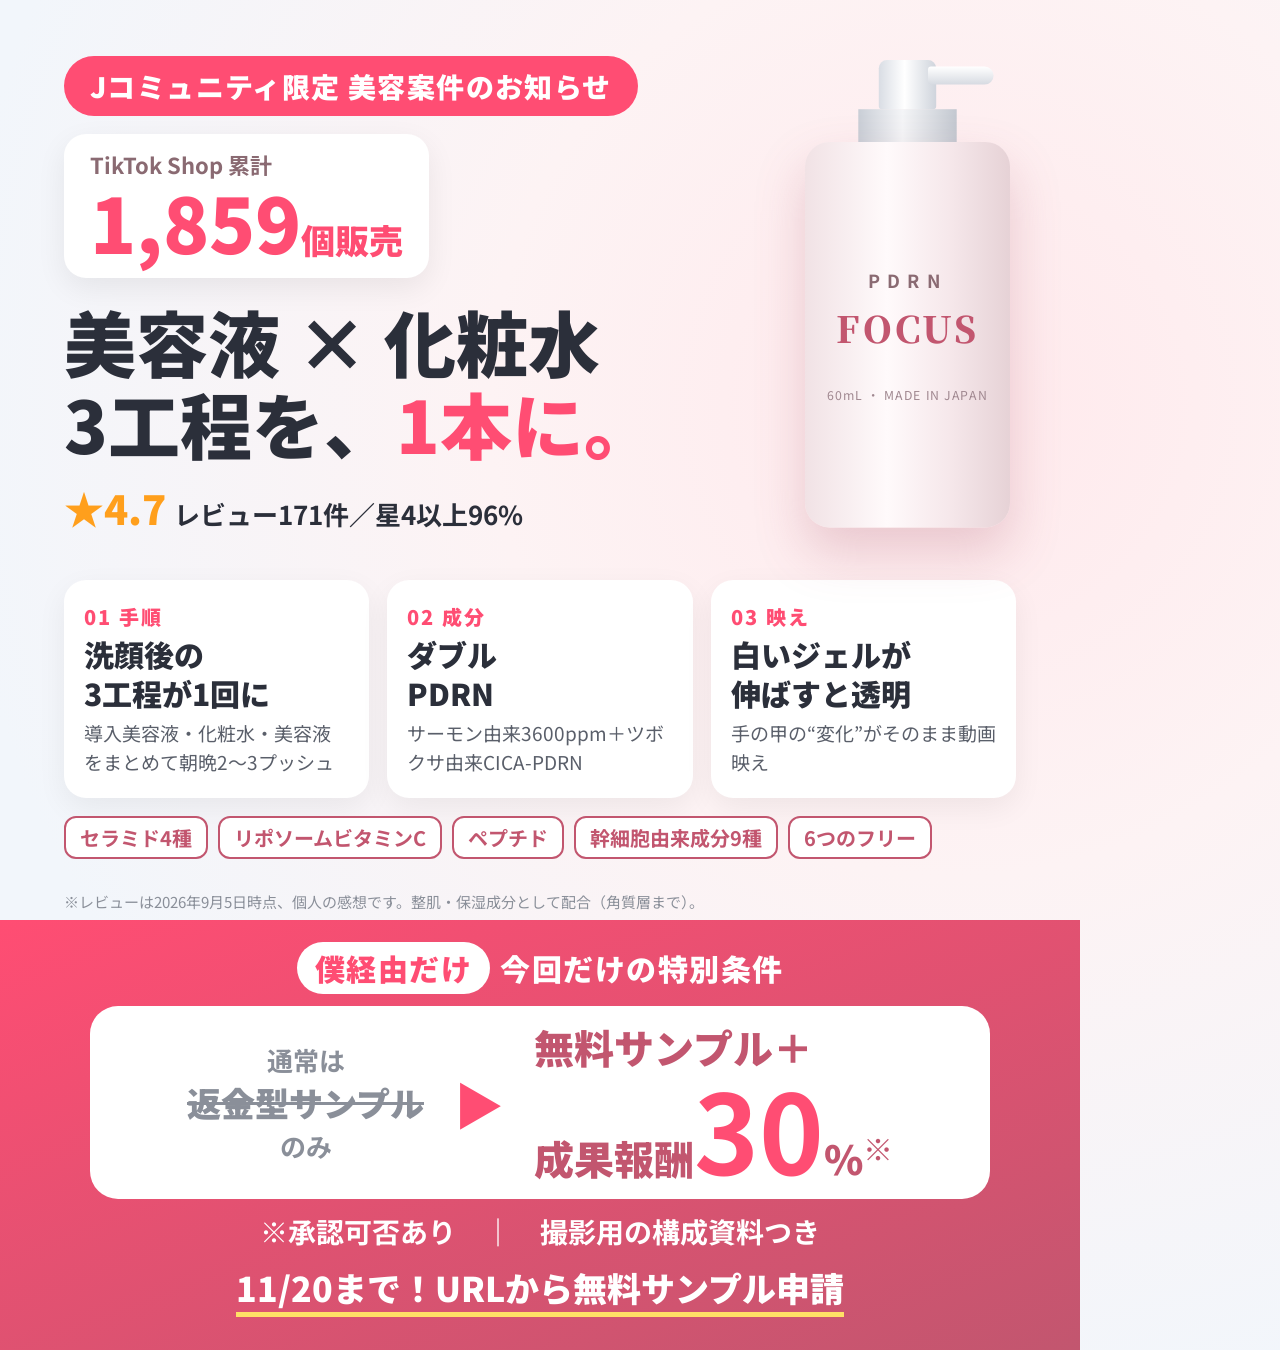
<file: pdrn_focus_line/all_in_one.html>
<html><head><link rel="stylesheet" href="base.css"><style>
body{height:1350px}
.hero{position:relative;height:560px;padding:56px 64px 0}
.tag{font-size:28px}
h1{font-size:50px;font-weight:900;margin-top:24px;line-height:1.3}
.sales{margin-top:18px;display:block;width:fit-content;background:#fff;border-radius:22px;padding:14px 26px;box-shadow:0 10px 30px rgba(0,0,0,.07)}
.sales .k{font-size:22px;font-weight:700;color:#8a6a72}
.sales .v{font-size:76px;font-weight:900;color:#ff4d73;line-height:1.1}.sales .v small{font-size:34px}
.big{font-size:72px;font-weight:900;line-height:1.15;margin-top:22px}.big em{font-style:normal;color:#ff4d73}
.stars{margin-top:14px;font-size:26px;font-weight:700}.stars b{color:#ff9f1c;font-size:40px;font-weight:900;margin-right:8px}
.bottle{transform:scale(.82);transform-origin:top right}
.pts{display:grid;grid-template-columns:1fr 1fr 1fr;gap:18px;padding:0 64px;margin-top:20px}
.c{background:#fff;border-radius:22px;padding:22px 20px;box-shadow:0 10px 30px rgba(0,0,0,.06)}
.c .n{font-size:20px;font-weight:900;color:#ff4d73;letter-spacing:.1em}
.c .t{font-size:30px;font-weight:900;margin:4px 0 6px;line-height:1.3}
.c .d{font-size:19px;line-height:1.5;color:#5a5f6a}
.chips{padding:0 64px;margin-top:18px;display:flex;gap:10px;flex-wrap:wrap}
.chips div{border:2px solid #c2566f;color:#c2566f;font-weight:700;font-size:20px;padding:5px 14px;border-radius:12px;background:#fff}
.offer{position:absolute;left:0;right:0;bottom:0;height:430px;background:linear-gradient(160deg,#ff4d73,#c2566f);color:#fff;text-align:center;padding-top:26px}
.offer .h{font-size:30px;font-weight:900;letter-spacing:.05em}
.offer .h span{background:#fff;color:#ff4d73;padding:4px 18px;border-radius:999px;margin-right:10px}
.box{background:#fff;color:#2b2f3a;border-radius:28px;margin:16px auto 0;width:900px;padding:16px 20px;display:flex;align-items:center;justify-content:center;gap:30px}
.box .from{font-size:26px;font-weight:700;color:#8a8f99}.box .from s{font-size:34px;font-weight:900}
.box .arrow{font-size:50px;color:#ff4d73;font-weight:900}
.box .to{font-size:40px;font-weight:900;color:#c2566f}.box .to{text-align:left;line-height:1.25}.box .to sup{font-size:30px}.box .to b{font-size:110px;color:#ff4d73;line-height:1}
.offer .s{font-size:28px;font-weight:700;margin-top:12px}
.offer .cta{font-size:34px;font-weight:900;margin-top:12px}.offer .cta span{border-bottom:5px solid #ffe066}
.note{position:absolute;bottom:438px;left:64px;font-size:15px;color:#8a8f99}
</style></head><body>
<div class="hero">
<span class="tag">Jコミュニティ限定 美容案件のお知らせ</span>
<div class="sales"><div class="k">TikTok Shop 累計</div><div class="v">1,859<small>個販売</small></div></div>
<div class="big">美容液 × 化粧水<br>3工程を、<em>1本に。</em></div>
<div class="stars"><b>★4.7</b>レビュー171件／星4以上96%</div>
<div class="bottle" style="right:70px;top:60px"><div class="nozzle"></div><div class="pump"></div><div class="neck"></div><div class="body"><div class="b2">PDRN</div><div class="b1">FOCUS</div><div class="b3">60mL ・ MADE IN JAPAN</div></div></div>
</div>
<div class="pts">
<div class="c"><div class="n">01 手順</div><div class="t">洗顔後の<br>3工程が1回に</div><div class="d">導入美容液・化粧水・美容液をまとめて朝晩2〜3プッシュ</div></div>
<div class="c"><div class="n">02 成分</div><div class="t">ダブル<br>PDRN</div><div class="d">サーモン由来3600ppm＋ツボクサ由来CICA-PDRN</div></div>
<div class="c"><div class="n">03 映え</div><div class="t">白いジェルが<br>伸ばすと透明</div><div class="d">手の甲の“変化”がそのまま動画映え</div></div>
</div>
<div class="chips"><div>セラミド4種</div><div>リポソームビタミンC</div><div>ペプチド</div><div>幹細胞由来成分9種</div><div>6つのフリー</div></div>
<div class="note">※レビューは2026年9月5日時点、個人の感想です。整肌・保湿成分として配合（角質層まで）。</div>
<div class="offer">
<div class="h"><span>僕経由だけ</span>今回だけの特別条件</div>
<div class="box"><div class="from">通常は<br><s>返金型サンプル</s><br>のみ</div><div class="arrow">▶</div><div class="to">無料サンプル＋<br>成果報酬<b>30</b>%<sup>※</sup></div></div>
<div class="s">※承認可否あり　｜　撮影用の構成資料つき</div>
<div class="cta"><span>11/20まで！URLから無料サンプル申請</span></div>
</div>
</body></html>
</file>
<file: pdrn_focus_line/base.css>
@import url('https://fonts.googleapis.com/css2?family=Noto+Sans+JP:wght@400;500;700;900&family=Noto+Serif+JP:wght@600;900&display=swap');
*{margin:0;padding:0;box-sizing:border-box}
body{width:1080px;height:1080px;overflow:hidden;font-family:'Noto Sans JP',sans-serif;color:#2b2f3a;
 background:radial-gradient(circle at 75% 30%,#ffe9ec 0,#fdf3f4 35%,#f2f6fb 75%);position:relative}
.tag{display:inline-block;background:#ff4d73;color:#fff;font-weight:900;font-size:30px;padding:10px 26px;border-radius:999px;letter-spacing:.05em}
.serif{font-family:'Noto Serif JP',serif}
.bottle{position:absolute;width:250px}
.bottle .pump{width:70px;height:60px;margin:0 auto;background:linear-gradient(90deg,#d9dde4,#fff 45%,#cfd4dc);border-radius:10px 10px 4px 4px}
.bottle .nozzle{position:absolute;top:8px;left:150px;width:80px;height:22px;background:linear-gradient(#fff,#d6dae1);border-radius:4px 12px 12px 4px}
.bottle .neck{width:120px;height:40px;margin:0 auto;background:linear-gradient(90deg,#c9ced6,#f4f5f7 45%,#c3c8d0)}
.bottle .body{height:470px;border-radius:30px;background:linear-gradient(90deg,#f1e2e5,#fffafb 40%,#f6e8eb 70%,#e6d2d6);
 box-shadow:0 30px 60px rgba(170,90,110,.25);display:flex;flex-direction:column;align-items:center;justify-content:center;gap:10px}
.bottle .b1{font-family:'Noto Serif JP',serif;font-weight:900;font-size:44px;letter-spacing:.08em;color:#c2566f}
.bottle .b2{font-size:22px;letter-spacing:.4em;color:#8a6a72;font-weight:700}
.bottle .b3{font-size:15px;color:#a08890;margin-top:30px;letter-spacing:.1em}
.foot{position:absolute;bottom:28px;left:60px;right:60px;font-size:17px;color:#8a8f99;line-height:1.5}
</file>
